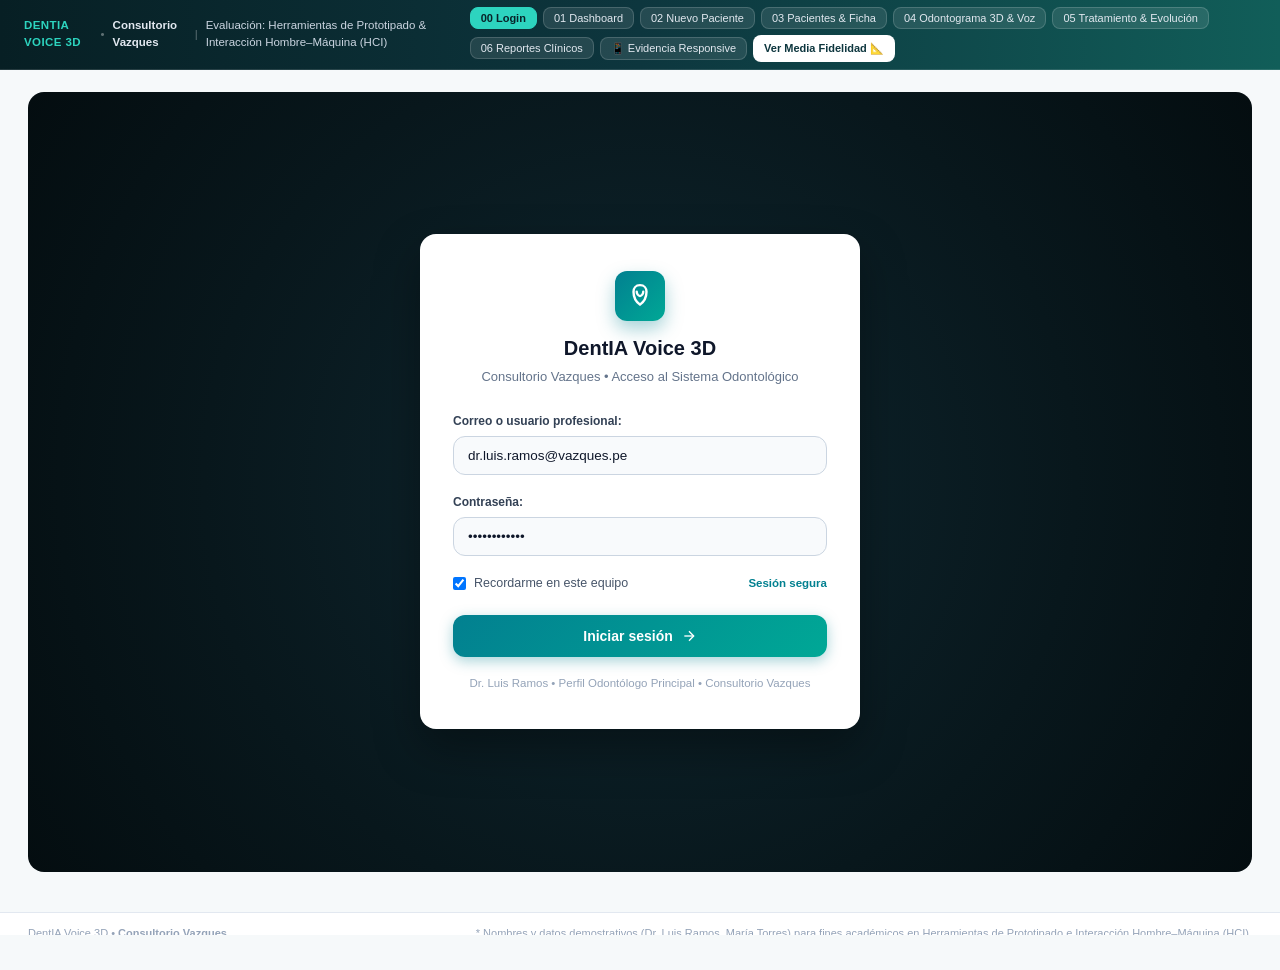
<file: index.html>
<!DOCTYPE html>
<html lang="es">
<head>
  <meta charset="UTF-8">
  <meta name="viewport" content="width=device-width, initial-scale=1.0">
  <title>DentIA Voice 3D — Consultorio Vazques | Prototipo de Alta Fidelidad</title>
  <link rel="stylesheet" href="styles.css">
</head>
<body>

  <!-- =======================================================================
       ACADEMIC EVALUATION TOP BAR
       (Barra de navegación de evidencia para los cursos de Prototipado y HCI)
       ======================================================================= -->
  <aside class="evaluation-banner">
    <div class="eval-brand-pill">
      <span style="font-weight:700; color:#2dd4bf; letter-spacing:0.4px;">DENTIA VOICE 3D</span>
      <span style="color:rgba(255,255,255,0.35);">•</span>
      <span style="color:#e2e8f0; font-weight:600;">Consultorio Vazques</span>
      <span style="color:rgba(255,255,255,0.35);">|</span>
      <span style="color:#cbd5e1;">Evaluación: Herramientas de Prototipado & Interacción Hombre–Máquina (HCI)</span>
    </div>
    <div class="eval-tabs">
      <button class="eval-tab-btn active" data-target="login" onclick="navigateTo('login')">00 Login</button>
      <button class="eval-tab-btn" data-target="dashboard" onclick="navigateTo('dashboard')">01 Dashboard</button>
      <button class="eval-tab-btn" data-target="new-patient" onclick="navigateTo('new-patient')">02 Nuevo Paciente</button>
      <button class="eval-tab-btn" data-target="patients" onclick="navigateTo('patients')">03 Pacientes & Ficha</button>
      <button class="eval-tab-btn" data-target="odontogram" onclick="navigateTo('odontogram')">04 Odontograma 3D & Voz</button>
      <button class="eval-tab-btn" data-target="evolution" onclick="navigateTo('evolution')">05 Tratamiento & Evolución</button>
      <button class="eval-tab-btn" data-target="reports" onclick="navigateTo('reports')">06 Reportes Clínicos</button>
      <button class="eval-tab-btn" data-target="responsive" onclick="navigateTo('responsive')">📱 Evidencia Responsive</button>
      <a href="wireframes.html" class="eval-tab-btn" style="text-decoration:none; background:#ffffff; color:#0d363e; font-weight:700;">Ver Media Fidelidad 📐</a>
    </div>
  </aside>

  <div class="app-layout">

    <!-- =====================================================================
         CLINICAL SIDEBAR (CONSULTORIO VAZQUES)
         ===================================================================== -->
    <aside class="sidebar" style="display:none;">
      <div class="brand-wrapper">
        <div class="brand-logo-icon">
          <svg width="22" height="22" viewBox="0 0 24 24" fill="none" stroke="#ffffff" stroke-width="2.2" stroke-linecap="round" stroke-linejoin="round">
            <path d="M12 2C8 2 6 5 6 8c0 4 2 9 6 12 4-3 6-8 6-12 0-3-2-6-6-6z"/>
            <path d="M9 8c0 2 1.5 4 3 4s3-2 3-4"/>
          </svg>
        </div>
        <div class="brand-text">
          <h1>Dent<span>IA</span></h1>
          <div class="brand-suborg">Consultorio Vazques</div>
        </div>
      </div>

      <nav class="sidebar-nav">
        <span class="nav-section-title">Flujo Clínico Principal</span>

        <a class="nav-link active" data-target="dashboard" onclick="navigateTo('dashboard')">
          <div class="nav-icon">
            <svg width="18" height="18" viewBox="0 0 24 24" fill="none" stroke="currentColor" stroke-width="2"><rect x="3" y="3" width="7" height="7"/><rect x="14" y="3" width="7" height="7"/><rect x="14" y="14" width="7" height="7"/><rect x="3" y="14" width="7" height="7"/></svg>
          </div>
          <span>Dashboard</span>
        </a>

        <a class="nav-link" data-target="new-patient" onclick="navigateTo('new-patient')">
          <div class="nav-icon">
            <svg width="18" height="18" viewBox="0 0 24 24" fill="none" stroke="currentColor" stroke-width="2"><path d="M16 21v-2a4 4 0 0 0-4-4H5a4 4 0 0 0-4 4v2"/><circle cx="8.5" cy="7" r="4"/><line x1="20" y1="8" x2="20" y2="14"/><line x1="23" y1="11" x2="17" y2="11"/></svg>
          </div>
          <span>Nuevo Paciente</span>
        </a>

        <a class="nav-link" data-target="patients" onclick="navigateTo('patients')">
          <div class="nav-icon">
            <svg width="18" height="18" viewBox="0 0 24 24" fill="none" stroke="currentColor" stroke-width="2"><path d="M17 21v-2a4 4 0 0 0-4-4H5a4 4 0 0 0-4 4v2"/><circle cx="9" cy="7" r="4"/><path d="M23 21v-2a4 4 0 0 0-3-3.87"/></svg>
          </div>
          <span>Pacientes & Ficha</span>
          <span class="nav-counter">328</span>
        </a>

        <a class="nav-link" data-target="odontogram" onclick="navigateTo('odontogram')">
          <div class="nav-icon">
            <svg width="18" height="18" viewBox="0 0 24 24" fill="none" stroke="currentColor" stroke-width="2"><path d="M12 2C8 2 6 5 6 8c0 4 2 9 6 12 4-3 6-8 6-12 0-3-2-6-6-6z"/></svg>
          </div>
          <span>Odontograma 3D & Voz</span>
        </a>

        <a class="nav-link" data-target="evolution" onclick="navigateTo('evolution')">
          <div class="nav-icon">
            <svg width="18" height="18" viewBox="0 0 24 24" fill="none" stroke="currentColor" stroke-width="2"><polyline points="22 12 18 12 15 21 9 3 6 12 2 12"/></svg>
          </div>
          <span>Tratamiento y Evolución</span>
        </a>

        <span class="nav-section-title">Gestión Secundaria</span>

        <a class="nav-link" data-target="reports" onclick="navigateTo('reports')">
          <div class="nav-icon">
            <svg width="18" height="18" viewBox="0 0 24 24" fill="none" stroke="currentColor" stroke-width="2"><path d="M18 20V10"/><path d="M12 20V4"/><path d="M6 20v-6"/></svg>
          </div>
          <span>Reportes Clínicos</span>
        </a>

        <a class="nav-link" onclick="showToast('Sincronización en la nube activa para Consultorio Vazques.')">
          <div class="nav-icon">
            <svg width="18" height="18" viewBox="0 0 24 24" fill="none" stroke="currentColor" stroke-width="2"><circle cx="12" cy="12" r="3"/><path d="M19.4 15a1.65 1.65 0 0 0 .33 1.82l.06.06a2 2 0 0 1 0 2.83 2 2 0 0 1-2.83 0l-.06-.06a1.65 1.65 0 0 0-1.82-.33 1.65 1.65 0 0 0-1 1.51V21a2 2 0 0 1-2 2 2 2 0 0 1-2-2v-.09A1.65 1.65 0 0 0 9 19.4a1.65 1.65 0 0 0-1.82.33l-.06.06a2 2 0 0 1-2.83 0 2 2 0 0 1 0-2.83l.06-.06a1.65 1.65 0 0 0 .33-1.82 1.65 1.65 0 0 0-1.51-1H3a2 2 0 0 1-2-2 2 2 0 0 1 2-2h.09A1.65 1.65 0 0 0 4.6 9a1.65 1.65 0 0 0-.33-1.82l-.06-.06a2 2 0 0 1 0-2.83 2 2 0 0 1 2.83 0l.06.06a1.65 1.65 0 0 0 1.82.33H9a1.65 1.65 0 0 0 1-1.51V3a2 2 0 0 1 2-2 2 2 0 0 1 2 2v.09a1.65 1.65 0 0 0 1 1.51 1.65 1.65 0 0 0 1.82-.33l.06-.06a2 2 0 0 1 2.83 0 2 2 0 0 1 0 2.83l-.06.06a1.65 1.65 0 0 0-.33 1.82V9a1.65 1.65 0 0 0 1.51 1H21a2 2 0 0 1 2 2 2 2 0 0 1-2 2h-.09a1.65 1.65 0 0 0-1.51 1z"/></svg>
          </div>
          <span>Configuración</span>
        </a>
      </nav>

      <!-- Consistent Professional Profile -->
      <div class="doctor-profile-card">
        <div class="doctor-avatar">LR</div>
        <div class="doctor-meta">
          <h4>Dr. Luis Ramos</h4>
          <p>Consultorio Vazques</p>
        </div>
      </div>
    </aside>

    <!-- =====================================================================
         MAIN CLINICAL WORKSPACE
         ===================================================================== -->
    <main class="main-wrapper">

      <!-- Header Topbar -->
      <header class="topbar" style="display:none;">
        <div class="search-bar-box">
          <svg width="15" height="15" viewBox="0 0 24 24" fill="none" stroke="#64748b" stroke-width="2"><circle cx="11" cy="11" r="8"/><line x1="21" y1="21" x2="16.65" y2="16.65"/></svg>
          <input type="text" placeholder="Buscar pacientes, citas o tratamientos...">
        </div>

        <div class="topbar-actions">
          <div class="clinic-location-chip">
            <svg width="13" height="13" viewBox="0 0 24 24" fill="none" stroke="currentColor" stroke-width="2"><path d="M21 10c0 7-9 13-9 13s-9-6-9-13a9 9 0 0 1 18 0z"/><circle cx="12" cy="10" r="3"/></svg>
            Consultorio Vazques
          </div>

          <button class="action-btn-circle" onclick="showToast('Notificación: María Torres se encuentra en sala de espera.')" title="Notificaciones">
            <svg width="17" height="17" viewBox="0 0 24 24" fill="none" stroke="currentColor" stroke-width="2"><path d="M18 8A6 6 0 0 0 6 8c0 7-3 9-3 9h18s-3-2-3-9"/><path d="M13.73 21a2 2 0 0 1-3.46 0"/></svg>
            <span class="badge-dot"></span>
          </button>

          <button class="btn btn-primary" onclick="navigateTo('new-patient')">
            <svg width="15" height="15" viewBox="0 0 24 24" fill="none" stroke="currentColor" stroke-width="2"><line x1="12" y1="5" x2="12" y2="19"/><line x1="5" y1="12" x2="19" y2="12"/></svg>
            Nuevo Paciente
          </button>
        </div>
      </header>

      <!-- View Container (Switchable Clinical Modules) -->
      <div class="view-container">

        <!-- =================================================================
             PANTALLA 00: LOGIN (ACCESO CLÍNICO DENTIA)
             ================================================================= -->
        <section id="view-login" class="view-section active">
          <div class="login-view-wrapper">
            <div class="login-card">
              <div class="login-brand-header">
                <div class="login-logo-pill">
                  <svg width="26" height="26" viewBox="0 0 24 24" fill="none" stroke="#ffffff" stroke-width="2.2" stroke-linecap="round" stroke-linejoin="round">
                    <path d="M12 2C8 2 6 5 6 8c0 4 2 9 6 12 4-3 6-8 6-12 0-3-2-6-6-6z"/>
                    <path d="M9 8c0 2 1.5 4 3 4s3-2 3-4"/>
                  </svg>
                </div>
                <h2>DentIA Voice 3D</h2>
                <p>Consultorio Vazques • Acceso al Sistema Odontológico</p>
              </div>

              <form onsubmit="event.preventDefault(); handleLoginSubmit();">
                <div class="login-form-group">
                  <label class="login-label" for="loginEmail">Correo o usuario profesional:</label>
                  <input type="text" id="loginEmail" class="login-input" value="dr.luis.ramos@vazques.pe" placeholder="ej. usuario@vazques.pe" required>
                </div>

                <div class="login-form-group">
                  <label class="login-label" for="loginPassword">Contraseña:</label>
                  <input type="password" id="loginPassword" class="login-input" value="••••••••••••" placeholder="Contraseña segura" required>
                </div>

                <div class="login-options-row">
                  <label class="login-checkbox-label">
                    <input type="checkbox" id="loginRemember" checked>
                    <span>Recordarme en este equipo</span>
                  </label>
                  <span style="font-size:11.5px; color:#028090; font-weight:600; cursor:pointer;" onclick="showToast('Modo demo: Credenciales de Consultorio Vazques validadas.')">Sesión segura</span>
                </div>

                <button type="submit" class="btn-login-submit" id="btnLoginSubmit">
                  <span>Iniciar sesión</span>
                  <svg width="16" height="16" viewBox="0 0 24 24" fill="none" stroke="currentColor" stroke-width="2"><line x1="5" y1="12" x2="19" y2="12"/><polyline points="12 5 19 12 12 19"/></svg>
                </button>
              </form>

              <div class="login-footer-hint">
                Dr. Luis Ramos • Perfil Odontólogo Principal • Consultorio Vazques
              </div>
            </div>
          </div>
        </section>

        <!-- =================================================================
             PANTALLA 01: DASHBOARD
             ================================================================= -->
        <section id="view-dashboard" class="view-section">
          <div class="section-header">
            <div>
              <h2>Buenos días, Dr. Luis Ramos 👋</h2>
              <p>Consultorio Vazques • Resumen del día y citas programadas.</p>
            </div>
            <div style="display:flex; gap:8px;">
              <button class="btn btn-secondary" onclick="navigateTo('reports')">Ver Reportes</button>
              <button class="btn btn-primary" onclick="navigateTo('odontogram')">Ir a Odontograma 3D 🦷</button>
            </div>
          </div>

          <!-- 4 KPIs -->
          <div class="stats-grid">
            <div class="card stat-card">
              <div class="stat-icon blue">
                <svg width="22" height="22" viewBox="0 0 24 24" fill="none" stroke="currentColor" stroke-width="2"><rect x="3" y="4" width="18" height="18" rx="2" ry="2"/><line x1="16" y1="2" x2="16" y2="6"/><line x1="8" y1="2" x2="8" y2="6"/><line x1="3" y1="10" x2="21" y2="10"/></svg>
              </div>
              <div class="stat-info">
                <div class="stat-value">8</div>
                <div class="stat-label">Citas de hoy</div>
                <div class="stat-subtext positive">▲ +2 vs. ayer</div>
              </div>
            </div>

            <div class="card stat-card">
              <div class="stat-icon green">
                <svg width="22" height="22" viewBox="0 0 24 24" fill="none" stroke="currentColor" stroke-width="2"><path d="M16 21v-2a4 4 0 0 0-4-4H5a4 4 0 0 0-4 4v2"/><circle cx="8.5" cy="7" r="4"/><line x1="20" y1="8" x2="20" y2="14"/><line x1="23" y1="11" x2="17" y2="11"/></svg>
              </div>
              <div class="stat-info">
                <div class="stat-value">3</div>
                <div class="stat-label">Pacientes nuevos</div>
                <div class="stat-subtext">Esta semana</div>
              </div>
            </div>

            <div class="card stat-card">
              <div class="stat-icon amber">
                <svg width="22" height="22" viewBox="0 0 24 24" fill="none" stroke="currentColor" stroke-width="2"><path d="M14 2H6a2 2 0 0 0-2 2v16a2 2 0 0 0 2 2h12a2 2 0 0 0 2-2V8z"/><polyline points="14 2 14 8 20 8"/><line x1="16" y1="13" x2="8" y2="13"/></svg>
              </div>
              <div class="stat-info">
                <div class="stat-value">12</div>
                <div class="stat-label">Tratamientos activos</div>
                <div class="stat-subtext">En curso</div>
              </div>
            </div>

            <div class="card stat-card">
              <div class="stat-icon teal">
                <svg width="22" height="22" viewBox="0 0 24 24" fill="none" stroke="currentColor" stroke-width="2"><path d="M22 11.08V12a10 10 0 1 1-5.93-9.14"/><polyline points="22 4 12 14.01 9 11.01"/></svg>
              </div>
              <div class="stat-info">
                <div class="stat-value">92%</div>
                <div class="stat-label">Ocupación de agenda</div>
                <div class="stat-subtext positive">Disponibilidad óptima</div>
              </div>
            </div>
          </div>

          <!-- Split: Agenda vs Current Patient -->
          <div class="dashboard-split">
            <!-- Left: Schedule Table -->
            <div class="card">
              <div style="display:flex; justify-content:space-between; align-items:center; margin-bottom:14px;">
                <h3 style="font-size:15px; font-weight:700; color:var(--teal-900);">Agenda de hoy</h3>
                <span style="font-size:11.5px; color:#64748b;">Consultorio Vazques</span>
              </div>

              <table class="agenda-table">
                <thead>
                  <tr>
                    <th>Hora</th>
                    <th>Paciente</th>
                    <th>Motivo</th>
                    <th>Estado</th>
                    <th>Acción</th>
                  </tr>
                </thead>
                <tbody>
                  <tr class="agenda-row" style="background:#f0fdfa; border-left:3px solid var(--teal-500);">
                    <td>09:00</td>
                    <td>
                      <div class="patient-cell">
                        <div class="patient-avatar-sm" style="background:#ccfbf1; color:#0f766e;">MT</div>
                        <div>
                          <strong>María Torres</strong>
                          <div style="font-size:10.5px; color:#64748b;">HC-00128 • 28 años</div>
                        </div>
                      </div>
                    </td>
                    <td>Restauración pieza 16</td>
                    <td><span class="badge badge-healthy">En consulta</span></td>
                    <td><button class="btn btn-teal-light" style="padding:3px 8px; font-size:11px;" onclick="navigateTo('odontogram')">Abrir 3D</button></td>
                  </tr>

                  <tr class="agenda-row">
                    <td>10:30</td>
                    <td>
                      <div class="patient-cell">
                        <div class="patient-avatar-sm">CM</div>
                        <div>
                          <strong>Carlos Medina</strong>
                          <div style="font-size:10.5px; color:#64748b;">HC-00129 • 35 años</div>
                        </div>
                      </div>
                    </td>
                    <td>Evaluación de sensibilidad</td>
                    <td><span class="badge" style="background:#e0f2fe; color:#0369a1;">Confirmado</span></td>
                    <td><button class="btn btn-secondary" style="padding:3px 8px; font-size:11px;" onclick="navigateTo('patients')">Ficha</button></td>
                  </tr>

                  <tr class="agenda-row">
                    <td>12:00</td>
                    <td>
                      <div class="patient-cell">
                        <div class="patient-avatar-sm">AS</div>
                        <div>
                          <strong>Ana Salazar</strong>
                          <div style="font-size:10.5px; color:#64748b;">HC-00130 • 26 años</div>
                        </div>
                      </div>
                    </td>
                    <td>Control de ortodoncia</td>
                    <td><span class="badge" style="background:#e0f2fe; color:#0369a1;">Confirmado</span></td>
                    <td><button class="btn btn-secondary" style="padding:3px 8px; font-size:11px;" onclick="navigateTo('patients')">Ficha</button></td>
                  </tr>

                  <tr class="agenda-row">
                    <td>15:00</td>
                    <td>
                      <div class="patient-cell">
                        <div class="patient-avatar-sm">JR</div>
                        <div>
                          <strong>José Rivas</strong>
                          <div style="font-size:10.5px; color:#64748b;">HC-00131 • 42 años</div>
                        </div>
                      </div>
                    </td>
                    <td>Rehabilitación oral</td>
                    <td><span class="badge badge-caries">Pendiente</span></td>
                    <td><button class="btn btn-secondary" style="padding:3px 8px; font-size:11px;" onclick="navigateTo('patients')">Ficha</button></td>
                  </tr>
                </tbody>
              </table>
            </div>

            <!-- Right: Current Patient María Torres -->
            <div>
              <div class="current-patient-banner">
                <div class="current-patient-header">
                  <div class="current-avatar">MT</div>
                  <div class="current-info">
                    <h3>María Torres</h3>
                    <p>Paciente actual en atención</p>
                    <span class="badge" style="background:rgba(255,255,255,0.18); color:#fff; margin-top:3px;">
                      HC-00128 • 28 años • DNI: 70694321
                    </span>
                  </div>
                </div>

                <div class="current-details-list">
                  <div class="current-detail-item">
                    <span>Atención:</span>
                    <span>Dr. Luis Ramos</span>
                  </div>
                  <div class="current-detail-item">
                    <span>Hallazgo pendiente:</span>
                    <span style="color:#fde68a;">Caries Oclusal Pieza 16</span>
                  </div>
                  <div class="current-detail-item">
                    <span>Alergias médicas:</span>
                    <span style="color:#99f6e4;">No refiere</span>
                  </div>
                </div>

                <div style="display:flex; gap:8px;">
                  <button class="btn btn-primary" style="flex-grow:1; background:#2dd4bf; color:#082329;" onclick="navigateTo('odontogram')">
                    Abrir Odontograma 3D 🦷
                  </button>
                  <button class="btn btn-secondary" style="background:#fff; color:#0d363e;" onclick="navigateTo('patients')">
                    Ver Ficha
                  </button>
                </div>
              </div>

              <!-- Quick Access -->
              <div class="card" style="margin-top:14px;">
                <h4 style="font-size:12.5px; font-weight:700; color:var(--teal-900); margin-bottom:8px;">Acciones Rápidas</h4>
                <div class="quick-access-grid">
                  <div class="quick-action-item" onclick="navigateTo('new-patient')">
                    <div class="qa-icon">➕</div>
                    <span>Nuevo Paciente</span>
                  </div>
                  <div class="quick-action-item" onclick="navigateTo('odontogram')">
                    <div class="qa-icon">🎙️</div>
                    <span>Registrar por Voz</span>
                  </div>
                  <div class="quick-action-item" onclick="navigateTo('patients')">
                    <div class="qa-icon">📋</div>
                    <span>Ficha e Historial</span>
                  </div>
                  <div class="quick-action-item" onclick="navigateTo('evolution')">
                    <div class="qa-icon">📸</div>
                    <span>Ver Evolución</span>
                  </div>
                  <div class="quick-action-item" onclick="navigateTo('reports')">
                    <div class="qa-icon">📊</div>
                    <span>Reporte del Mes</span>
                  </div>
                </div>
              </div>
            </div>
          </div>
        </section>

        <!-- =================================================================
             PANTALLA 02: REGISTRO DE NUEVO PACIENTE
             ================================================================= -->
        <section id="view-new-patient" class="view-section">
          <div class="section-header">
            <div>
              <h2>Registro de Nuevo Paciente</h2>
              <p>Consultorio Vazques • Admisión y apertura de Historia Clínica Odontológica.</p>
            </div>
            <div style="display:flex; gap:8px;">
              <button class="btn btn-secondary" onclick="navigateTo('dashboard')">← Cancelar</button>
              <button class="btn btn-primary" onclick="handleSaveNewPatient()">Guardar paciente → Ficha</button>
            </div>
          </div>

          <div class="new-patient-card">
            <form id="newPatientForm" onsubmit="event.preventDefault(); handleSaveNewPatient();">
              <div class="new-patient-grid">
                
                <!-- 1. Identificación Personal -->
                <div class="new-patient-section-title">
                  <svg width="15" height="15" viewBox="0 0 24 24" fill="none" stroke="currentColor" stroke-width="2"><path d="M20 21v-2a4 4 0 0 0-4-4H8a4 4 0 0 0-4 4v2"/><circle cx="12" cy="7" r="4"/></svg>
                  1. Identificación del Paciente
                </div>

                <div class="np-form-group">
                  <label class="np-label" for="npDni">DNI / Documento de Identidad:</label>
                  <input type="text" id="npDni" class="np-input" value="70694321" placeholder="Ej. 70694321" required>
                </div>

                <div class="np-form-group">
                  <label class="np-label" for="npNombres">Nombres:</label>
                  <input type="text" id="npNombres" class="np-input" value="María" placeholder="Nombres del paciente" required>
                </div>

                <div class="np-form-group">
                  <label class="np-label" for="npApellidos">Apellidos:</label>
                  <input type="text" id="npApellidos" class="np-input" value="Torres Mendoza" placeholder="Apellidos completos" required>
                </div>

                <div class="np-form-group">
                  <label class="np-label" for="npDob">Fecha de Nacimiento:</label>
                  <input type="date" id="npDob" class="np-input" value="1998-05-14" required>
                </div>

                <div class="np-form-group">
                  <label class="np-label" for="npSexo">Sexo:</label>
                  <select id="npSexo" class="np-select" required>
                    <option value="F" selected>Femenino</option>
                    <option value="M">Masculino</option>
                    <option value="O">Otro</option>
                  </select>
                </div>

                <div class="np-form-group">
                  <label class="np-label" for="npPhone">Teléfono de Contacto:</label>
                  <input type="tel" id="npPhone" class="np-input" value="+51 984 321 876" placeholder="+51 9..." required>
                </div>

                <!-- 2. Dirección y Antecedentes Médicos -->
                <div class="new-patient-section-title">
                  <svg width="15" height="15" viewBox="0 0 24 24" fill="none" stroke="currentColor" stroke-width="2"><path d="M21 10c0 7-9 13-9 13s-9-6-9-13a9 9 0 0 1 18 0z"/><circle cx="12" cy="10" r="3"/></svg>
                  2. Domicilio y Antecedentes Médicos
                </div>

                <div class="np-form-group form-col-full">
                  <label class="np-label" for="npAddress">Dirección:</label>
                  <input type="text" id="npAddress" class="np-input" value="Av. San Martín 420, Dpto. 302, Lima" placeholder="Av. / Jr. / Calle...">
                </div>

                <div class="np-form-group form-col-full">
                  <label class="np-label" for="npAllergies">Alergias:</label>
                  <input type="text" id="npAllergies" class="np-input" value="No refiere alergias medicamentosas conocidas" placeholder="Ej. Penicilina, látex, anestésicos...">
                </div>

                <div class="np-form-group form-col-full">
                  <label class="np-label" for="npHistory">Antecedentes Médicos:</label>
                  <textarea id="npHistory" class="np-textarea" rows="2" placeholder="Enfermedades crónicas, medicación habitual...">Sin antecedentes sistémicos de relevancia. Presión arterial normotensa (115/75 mmHg). Sin patología cardíaca.</textarea>
                </div>

                <!-- 3. Observaciones Clínicas -->
                <div class="new-patient-section-title">
                  <svg width="15" height="15" viewBox="0 0 24 24" fill="none" stroke="currentColor" stroke-width="2"><path d="M14 2H6a2 2 0 0 0-2 2v16a2 2 0 0 0 2 2h12a2 2 0 0 0 2-2V8z"/><polyline points="14 2 14 8 20 8"/></svg>
                  3. Observaciones
                </div>

                <div class="np-form-group form-col-full">
                  <label class="np-label" for="npObs">Observaciones Clínicas Iniciales:</label>
                  <textarea id="npObs" class="np-textarea" rows="2" placeholder="Motivo de consulta reportado por el paciente...">Paciente acude a primera atención en Consultorio Vazques por molestia y dolor punzante leve en molar superior derecho al masticar alimentos fríos o dulces. Requiere evaluación odontográfica 3D en pieza 16.</textarea>
                </div>

              </div>

              <div class="np-actions-bar">
                <button type="button" class="btn btn-secondary" onclick="navigateTo('dashboard')">Cancelar</button>
                <button type="submit" class="btn btn-primary" id="btnSaveNewPatient">
                  <svg width="15" height="15" viewBox="0 0 24 24" fill="none" stroke="currentColor" stroke-width="2"><path d="M19 21H5a2 2 0 0 1-2-2V5a2 2 0 0 1 2-2h11l5 5v11a2 2 0 0 1-2 2z"/><polyline points="17 21 17 13 7 13 7 21"/><polyline points="7 3 7 8 15 8"/></svg>
                  Guardar paciente → Ficha clínica
                </button>
              </div>
            </form>
          </div>
        </section>

        <!-- =================================================================
             PANTALLA 03: PACIENTES & FICHA CLÍNICA
             (CON ASISTENTE DENTIA INTEGRADO DENTRO DE LA FICHA)
             ================================================================= -->
        <section id="view-patients" class="view-section">
          <div class="section-header">
            <div>
              <h2>Pacientes & Ficha Clínica</h2>
              <p>Consultorio Vazques • Expediente clínico de María Torres y Asistente DentIA integrado.</p>
            </div>
            <div style="display:flex; gap:8px;">
              <button class="btn btn-secondary" onclick="navigateTo('dashboard')">← Dashboard</button>
              <button class="btn btn-primary" onclick="navigateTo('odontogram')">Pasar a Odontograma 3D →</button>
            </div>
          </div>

          <div class="patients-layout">
            <!-- Left Patients Column -->
            <div class="patient-list-column">
              <div class="search-bar-box" style="width:100%;">
                <svg width="14" height="14" viewBox="0 0 24 24" fill="none" stroke="#64748b" stroke-width="2"><circle cx="11" cy="11" r="8"/><line x1="21" y1="21" x2="16.65" y2="16.65"/></svg>
                <input type="text" placeholder="Buscar por nombre o DNI...">
              </div>

              <div class="filter-chips-row">
                <div class="chip-filter active">Todos (328)</div>
                <div class="chip-filter">En tratamiento (48)</div>
                <div class="chip-filter">Controles (120)</div>
              </div>

              <!-- Selected Patient: María Torres -->
              <div class="patient-card-item selected">
                <div class="patient-avatar-sm" style="background:#ccfbf1; color:#0f766e; width:38px; height:38px; font-size:12px;">MT</div>
                <div class="patient-item-info">
                  <h4>María Torres</h4>
                  <p>HC-00128 • 28 años • DNI: 70694321</p>
                  <span class="badge badge-healthy" style="margin-top:3px;">En tratamiento</span>
                </div>
              </div>

              <div class="patient-card-item" onclick="showToast('Caso demostrativo enfocado en María Torres (HC-00128)')">
                <div class="patient-avatar-sm" style="width:38px; height:38px;">CM</div>
                <div class="patient-item-info">
                  <h4>Carlos Medina</h4>
                  <p>HC-00129 • 35 años • DNI: 40928371</p>
                  <span class="badge badge-restored" style="margin-top:3px;">Control</span>
                </div>
              </div>

              <div class="patient-card-item" onclick="showToast('Caso demostrativo enfocado en María Torres (HC-00128)')">
                <div class="patient-avatar-sm" style="width:38px; height:38px;">AS</div>
                <div class="patient-item-info">
                  <h4>Ana Salazar</h4>
                  <p>HC-00130 • 26 años • DNI: 99823411</p>
                  <span class="badge badge-healthy" style="margin-top:3px;">Ortodoncia</span>
                </div>
              </div>
            </div>

            <!-- Right: Ficha Clínica de María Torres -->
            <div class="clinical-record-card">
              <div class="record-top-header">
                <div class="record-patient-main">
                  <div class="current-avatar" style="width:48px; height:48px; font-size:15px;">MT</div>
                  <div>
                    <h3 style="font-size:17px; font-weight:700; color:var(--teal-900);">María Torres</h3>
                    <p style="font-size:11.5px; color:var(--text-muted);">
                      HC-00128 • 28 años • Femenino • Consultorio Vazques • Dr. Luis Ramos
                    </p>
                  </div>
                </div>
                <button class="btn btn-primary" onclick="navigateTo('odontogram')">Abrir Odontograma 3D 🦷</button>
              </div>

              <div class="record-tabs-bar">
                <div class="record-tab-item active">Resumen & Historial</div>
                <div class="record-tab-item" onclick="navigateTo('evolution')">Tratamientos & Evolución</div>
                <div class="record-tab-item">Radiografías / Imágenes</div>
                <div class="record-tab-item">Documentos Clínicos</div>
              </div>

              <!-- General Info Boxes -->
              <div class="info-cards-grid">
                <div class="info-card-box">
                  <h5>Contacto del Paciente</h5>
                  <p>📱 +51 987 654 321</p>
                  <p style="font-size:10.5px; color:#64748b; font-weight:normal;">maria.torres@email.com</p>
                </div>
                <div class="info-card-box">
                  <h5>Antecedentes & Alergias</h5>
                  <p style="color:#059669;">No refiere alergias</p>
                  <p style="font-size:10.5px; color:#64748b; font-weight:normal;">Riesgo ASA: I (Sano)</p>
                </div>
                <div class="info-card-box">
                  <h5>Motivo de Atención</h5>
                  <p style="font-size:12px;">Sensibilidad al frío</p>
                  <p style="font-size:10.5px; color:#64748b; font-weight:normal;">Sector molar superior derecho</p>
                </div>
              </div>

              <!-- ASISTENTE DENTIA INTEGRADO DENTRO DE LA FICHA -->
              <div class="integrated-assistant-card">
                <div class="integrated-assistant-header">
                  <div class="assistant-pill-badge">
                    <svg width="18" height="18" viewBox="0 0 24 24" fill="none" stroke="#00a896" stroke-width="2"><circle cx="12" cy="12" r="10"/><path d="M12 16v-4"/><path d="M12 8h.01"/></svg>
                    Asistente Clínico DentIA (Integrado en Ficha)
                  </div>
                  <span class="badge" style="background:#ccfbf1; color:#0f766e; font-size:10px;">🟢 Conectado al expediente</span>
                </div>

                <p style="font-size:11.5px; color:#475569;">
                  Haz consultas rápidas sobre el historial de María Torres sin cambiar de pantalla:
                </p>

                <!-- Prompt Chips -->
                <div class="chat-prompt-chips">
                  <button class="prompt-chip-btn" onclick="askPatientAssistant('ultima_vez')">
                    "¿Qué le tratamos la última vez?"
                  </button>
                  <button class="prompt-chip-btn" onclick="askPatientAssistant('pendientes')">
                    "¿Qué piezas tiene pendientes?"
                  </button>
                  <button class="prompt-chip-btn" onclick="askPatientAssistant('protocolo16')">
                    "¿Protocolo para pieza 16?"
                  </button>
                </div>

                <!-- Structured Assistant Response Box -->
                <div class="assistant-response-box" id="integratedAssistantResponse">
                  <strong>DentIA Assistant:</strong> Selecciona una pregunta rápida arriba para consultar antecedentes, o pasa al Odontograma 3D para registrar hallazgos por voz.
                </div>
              </div>

              <!-- Previous Appointments Timeline -->
              <h4 style="font-size:13px; font-weight:700; color:var(--teal-900); margin-bottom:10px;">
                Atenciones Anteriores en Consultorio Vazques
              </h4>
              <div class="timeline-list">
                <div class="timeline-item">
                  <div class="timeline-dot"></div>
                  <div class="timeline-content">
                    <div class="timeline-date">28 SEP 2026 • Dr. Luis Ramos</div>
                    <p style="font-size:12.5px; font-weight:600; color:var(--teal-900);">Evaluación inicial y diagnóstico de caries oclusal en Pieza 16</p>
                    <p style="font-size:11.5px; color:var(--text-muted);">Prueba de vitalidad pulpar positiva (+). Se agenda restauración con resina estética.</p>
                  </div>
                </div>

                <div class="timeline-item">
                  <div class="timeline-dot" style="background:#2563eb; border-color:#dbeafe;"></div>
                  <div class="timeline-content">
                    <div class="timeline-date">12 SEP 2026 • Dr. Luis Ramos</div>
                    <p style="font-size:12.5px; font-weight:600; color:var(--teal-900);">Profilaxis coronal y destartraje con ultrasonido</p>
                    <p style="font-size:11.5px; color:var(--text-muted);">Remoción de biofilm y aplicación tópica de flúor barniz.</p>
                  </div>
                </div>
              </div>

            </div>
          </div>
        </section>

        <!-- =================================================================
             PANTALLA 03: ODONTOGRAMA 3D & REGISTRO POR VOZ
             (ESTADOS: SANO, CARIES, RESTAURADO, AUSENTE + MODELO 3D PRELIMINAR)
             ================================================================= -->
        <section id="view-odontogram" class="view-section">
          <div class="section-header">
            <div>
              <div style="display:flex; align-items:center; gap:8px;">
                <h2>Odontograma 3D & Registro por Voz</h2>
                <span class="tag-preliminar">Modelo 3D preliminar</span>
              </div>
              <p>Consultorio Vazques • Paciente: María Torres (HC-00128) • Atiende: Dr. Luis Ramos</p>
            </div>
            <div style="display:flex; gap:8px;">
              <button class="btn btn-secondary" onclick="navigateTo('evolution')">Ver Evolución →</button>
              <button class="btn btn-primary" onclick="showToast('✓ Odontograma guardado en el expediente de María Torres.')">Guardar Cambios ✓</button>
            </div>
          </div>

          <!-- Quick Stats Bar -->
          <div class="odontogram-header-stats">
            <div class="odonto-stat-badge">
              <span class="dot-indicator" style="background:#10b981;"></span>
              <span id="statCountHealthy">24 Sanas</span>
            </div>
            <div class="odonto-stat-badge">
              <span class="dot-indicator" style="background:#f59e0b;"></span>
              <span id="statCountCaries">3 Caries</span>
            </div>
            <div class="odonto-stat-badge">
              <span class="dot-indicator" style="background:#2563eb;"></span>
              <span id="statCountRestored">5 Restauradas</span>
            </div>
            <div class="odonto-stat-badge">
              <span class="dot-indicator" style="background:#64748b;"></span>
              <span id="statCountAbsent">1 Ausente</span>
            </div>

            <div style="margin-left:auto; display:flex; align-items:center; gap:8px;">
              <span style="font-size:11.5px; color:#64748b;">Caso demostrativo:</span>
              <span class="badge badge-caries" style="font-size:11px;">Pieza 16 en foco</span>
            </div>
          </div>

          <!-- Main Odontogram Stage & Lateral Inspector -->
          <div class="odontogram-work-area">

            <!-- 3D WebGL Canvas Stage Card -->
            <div class="stage-3d-card">
              <div class="stage-top-controls">
                <div class="stage-view-switches">
                  <button class="stage-switch-btn active" data-angle="three-quarter" onclick="set3DViewAngle('three-quarter')">Perspectiva 3/4</button>
                  <button class="stage-switch-btn" data-angle="front" onclick="set3DViewAngle('front')">Oclusión Frontal</button>
                  <button class="stage-switch-btn" data-angle="upper" onclick="set3DViewAngle('upper')">Oclusal Superior</button>
                  <button class="stage-switch-btn" data-angle="lower" onclick="set3DViewAngle('lower')">Oclusal Inferior</button>
                </div>
                <div style="display:flex; align-items:center; gap:8px;">
                  <button class="stage-switch-btn" id="btnToggleFigma" style="border-color:#38bdf8; color:#38bdf8; padding:3px 8px;" onclick="toggleFigmaBackupView()" title="Alternar imagen de respaldo para capturas Figma">
                    📷 Respaldo Figma
                  </button>
                  <span class="tag-preliminar" id="mainModelStatusTag" style="background:rgba(16,185,129,0.18); color:#34d399; border-color:rgba(16,185,129,0.35);">
                    ● 32 piezas dentales identificadas
                  </span>
                </div>
              </div>

              <!-- Tools on the left -->
              <div class="stage-tool-palette">
                <button class="stage-tool-btn" title="Acercar Zoom" onclick="mainViewerZoom(0.85)">
                  <svg width="16" height="16" viewBox="0 0 24 24" fill="none" stroke="currentColor" stroke-width="2"><circle cx="11" cy="11" r="8"/><line x1="21" y1="21" x2="16.65" y2="16.65"/><line x1="11" y1="8" x2="11" y2="14"/><line x1="8" y1="11" x2="14" y2="11"/></svg>
                </button>
                <button class="stage-tool-btn" title="Alejar Zoom" onclick="mainViewerZoom(1.18)">
                  <svg width="16" height="16" viewBox="0 0 24 24" fill="none" stroke="currentColor" stroke-width="2"><circle cx="11" cy="11" r="8"/><line x1="21" y1="21" x2="16.65" y2="16.65"/><line x1="8" y1="11" x2="14" y2="11"/></svg>
                </button>
                <button class="stage-tool-btn" title="Enfocar Pieza 16" onclick="focusPiece16()">
                  <svg width="16" height="16" viewBox="0 0 24 24" fill="none" stroke="currentColor" stroke-width="2"><polyline points="23 4 23 10 17 10"/><path d="M20.49 15a9 9 0 1 1-2.12-9.36L23 10"/></svg>
                </button>
              </div>

              <!-- 3D WebGL Render Frame -->
              <div class="stage-render-frame">
                <div id="mainOdontoViewport">
                  <canvas id="mainDentalCanvas"></canvas>
                  <div class="stage-overlay-hint" id="mainStageHint">
                    Arrastra para rotar 360° • Rueda para zoom • Clic en cualquier diente para seleccionarlo
                  </div>
                </div>

                <!-- Backup static render for Figma exports (hidden while WebGL is active) -->
                <img id="dental3DMainImage" src="assets/images/arcade_persp.png" alt="Arcada Dental DentIA (Respaldo Figma)" class="dental-3d-image" style="display:none;">
              </div>

              <!-- Bottom Bar: Jaw articulation & Color Legend -->
              <div class="stage-bottom-bar">
                <div style="display:flex; align-items:center; gap:10px; flex:1; max-width:320px;">
                  <label for="mainOpeningSlider" style="font-size:11px; font-weight:600; color:#94a3b8; white-space:nowrap;">Apertura Mandibular:</label>
                  <input type="range" id="mainOpeningSlider" min="0" max="100" value="65" style="flex:1; accent-color:#2dd4bf; cursor:pointer; height:5px;">
                  <span id="mainOpeningValue" style="font-size:11px; font-weight:700; color:#2dd4bf; min-width:34px;">65%</span>
                </div>

                <div class="legend-bar-inline" style="display:flex; align-items:center; gap:12px; font-size:11px; color:#cbd5e1;">
                  <span style="display:flex; align-items:center; gap:4px;"><span style="display:inline-block; width:8px; height:8px; background:#e2e8f0; border-radius:2px;"></span>Sano</span>
                  <span style="display:flex; align-items:center; gap:4px;"><span style="display:inline-block; width:8px; height:8px; background:#dc5264; border-radius:2px;"></span>Caries</span>
                  <span style="display:flex; align-items:center; gap:4px;"><span style="display:inline-block; width:8px; height:8px; background:#38a5d0; border-radius:2px;"></span>Restaurado</span>
                  <span style="display:flex; align-items:center; gap:4px;"><span style="display:inline-block; width:8px; height:8px; background:#64748b; border:1px dashed #94a3b8; border-radius:2px;"></span>Ausente</span>
                </div>
              </div>
            </div>

            <!-- Right Inspector Card: Tooth 16 & Voice Dock -->
            <div class="tooth-inspector-card">
              <div class="inspector-header">
                <div class="tooth-preview-thumb" id="toothThumbPreview">
                  <img src="assets/images/molar16_01.png" alt="Molar 16">
                </div>
                <div class="inspector-title">
                  <div style="display:flex; align-items:center; gap:6px;">
                    <h3>Pieza 16</h3>
                    <span class="badge badge-caries" id="selectedToothBadge">Caries</span>
                  </div>
                  <p>Primer Molar Superior Derecho</p>
                </div>
              </div>

              <!-- Functional State Switchers: Sana -> Caries -> Restaurada -> Ausente -->
              <div>
                <label style="font-size:11.5px; font-weight:600; color:var(--text-muted); display:block; margin-bottom:4px;">
                  Simulación de Estados Clínicos:
                </label>
                <div class="status-buttons-row">
                  <button class="status-opt-btn healthy" data-state="healthy" onclick="setToothState('healthy')">
                    <span class="dot-indicator" style="background:#10b981;"></span>
                    Sana
                  </button>
                  <button class="status-opt-btn active caries" data-state="caries" onclick="setToothState('caries')">
                    <span class="dot-indicator" style="background:#f59e0b;"></span>
                    Caries
                  </button>
                  <button class="status-opt-btn restored" data-state="restored" onclick="setToothState('restored')">
                    <span class="dot-indicator" style="background:#2563eb;"></span>
                    Restaurada
                  </button>
                  <button class="status-opt-btn absent" data-state="absent" onclick="setToothState('absent')">
                    <span class="dot-indicator" style="background:#64748b;"></span>
                    Ausente
                  </button>
                </div>
              </div>

              <!-- Clinical Notes -->
              <div>
                <label style="font-size:11.5px; font-weight:600; color:var(--text-muted); display:block; margin-bottom:4px;">
                  Notas Clínicas (Pieza 16):
                </label>
                <textarea id="toothClinicalNotes" rows="2" style="width:100%; border:1px solid var(--border-light); border-radius:var(--radius-sm); padding:6px 8px; font-size:11.5px; outline:none; resize:none;">Caries oclusal activa en surcos profundos de esmalte y dentina superficial. Sensibilidad al frío.</textarea>
              </div>

              <!-- Integrated Voice Assistant Panel (Inside Odontogram) -->
              <div class="voice-assistant-dock">
                <div class="voice-dock-header">
                  <div class="voice-dock-title">
                    <svg width="16" height="16" viewBox="0 0 24 24" fill="none" stroke="currentColor" stroke-width="2"><path d="M12 1a3 3 0 0 0-3 3v8a3 3 0 0 0 6 0V4a3 3 0 0 0-3-3z"/><path d="M19 10v2a7 7 0 0 1-14 0v-2"/></svg>
                    Registro por Voz DentIA
                  </div>
                  <span id="voiceStatusLabel" style="font-size:10.5px; font-weight:700; color:#0284c7;">Listo para dictar</span>
                </div>

                <!-- Animated Wave Indicator -->
                <div class="audio-wave-container" id="audioWaveVisualizer" style="display:none;">
                  <div class="audio-bar"></div>
                  <div class="audio-bar"></div>
                  <div class="audio-bar"></div>
                  <div class="audio-bar"></div>
                  <div class="audio-bar"></div>
                  <div class="audio-bar"></div>
                  <div class="audio-bar"></div>
                </div>

                <!-- Live transcript -->
                <div class="live-transcript-box" id="voiceTranscriptPreview">
                  Dicta el hallazgo mientras atiendes a María Torres. La IA interpretará la pieza y el diagnóstico.
                </div>

                <!-- Ethical Decision Block (Corregir | Confirmar y guardar) -->
                <div class="ai-decision-box" id="aiDecisionBox" style="display:none;">
                  <div class="ai-decision-meta">
                    <strong>Propuesta de la IA:</strong> Pieza 16 • Caries oclusal • Resina fotocurable
                  </div>
                  <div class="ai-clinical-warning">
                    ⚠️ La decisión clínica final pertenece al Dr. Luis Ramos.
                  </div>
                  <div class="decision-actions-row">
                    <button class="btn btn-outline-danger" style="flex:1; padding:5px 8px; font-size:11px;" onclick="correctVoiceData()">
                      Corregir
                    </button>
                    <button class="btn btn-primary" style="flex:1.4; padding:5px 8px; font-size:11px;" onclick="confirmAndSaveVoiceFinding()">
                      Confirmar y guardar ✓
                    </button>
                  </div>
                </div>

                <!-- Trigger Voice Button -->
                <button class="btn btn-voice" id="btnStartVoice" style="width:100%;" onclick="toggleVoiceRecording()">
                  <svg width="15" height="15" viewBox="0 0 24 24" fill="none" stroke="currentColor" stroke-width="2"><path d="M12 1a3 3 0 0 0-3 3v8a3 3 0 0 0 6 0V4a3 3 0 0 0-3-3z"/><path d="M19 10v2a7 7 0 0 1-14 0v-2"/></svg>
                  Capturar por Voz con IA
                </button>
              </div>

              <button class="btn btn-secondary" style="margin-top:auto;" onclick="showToast('Pieza 16 actualizada en Consultorio Vazques.')">
                Guardar en Historia Clínica
              </button>
            </div>

          </div>
        </section>

        <!-- =================================================================
             PANTALLA 04: TRATAMIENTO Y EVOLUCIÓN
             ================================================================= -->
        <section id="view-evolution" class="view-section">
          <div class="section-header">
            <div>
              <h2>Tratamiento & Evolución Clínica</h2>
              <p>Consultorio Vazques • Seguimiento de procedimientos y comparativa de María Torres.</p>
            </div>
            <div style="display:flex; gap:8px;">
              <button class="btn btn-secondary" onclick="navigateTo('odontogram')">← Odontograma 3D</button>
              <button class="btn btn-primary" onclick="navigateTo('reports')">Ver Reportes →</button>
            </div>
          </div>

          <div class="evolution-grid">
            <!-- Left: Evolution Timeline -->
            <div class="card">
              <h3 style="font-size:15px; font-weight:700; color:var(--teal-900); margin-bottom:14px;">
                Historial de Procedimientos de María Torres
              </h3>

              <div class="timeline-list">
                <div class="timeline-item">
                  <div class="timeline-dot" style="background:#10b981; border-color:#dcfce7;"></div>
                  <div class="timeline-content" style="border-left:3px solid #10b981;">
                    <div class="timeline-date">05 OCT 2026 • Dr. Luis Ramos • Realizado</div>
                    <p style="font-size:13.5px; font-weight:700; color:var(--teal-900);">Restauración con Resina Fotocurable en Pieza 16</p>
                    <p style="font-size:12px; color:var(--text-muted); margin-top:3px;">
                      Remoción conservadora de tejido cariado oclusal en Consultorio Vazques. Aislamiento absoluto y obturación con resina nanohíbrida estética color A2. Ajuste oclusal perfecto.
                    </p>
                    <span class="badge badge-healthy" style="margin-top:6px;">Tratamiento Completado</span>
                  </div>
                </div>

                <div class="timeline-item">
                  <div class="timeline-dot" style="background:#2563eb; border-color:#dbeafe;"></div>
                  <div class="timeline-content">
                    <div class="timeline-date">28 SEP 2026 • Dr. Luis Ramos • Diagnóstico</div>
                    <p style="font-size:13.5px; font-weight:700; color:var(--teal-900);">Evaluación Inicial y Odontograma 3D</p>
                    <p style="font-size:12px; color:var(--text-muted); margin-top:3px;">
                      Detección de sensibilidad en molar superior derecho. Registro por voz DentIA confirmó caries en surcos oclusales.
                    </p>
                  </div>
                </div>

                <div class="timeline-item">
                  <div class="timeline-dot" style="background:#64748b; border-color:#e2e8f0;"></div>
                  <div class="timeline-content">
                    <div class="timeline-date">12 SEP 2026 • Dr. Luis Ramos • Preventivo</div>
                    <p style="font-size:13.5px; font-weight:700; color:var(--teal-900);">Profilaxis y Destartraje</p>
                    <p style="font-size:12px; color:var(--text-muted); margin-top:3px;">
                      Limpieza dental profesional completa y aplicación de flúor barniz.
                    </p>
                  </div>
                </div>
              </div>
            </div>

            <!-- Right: Triad Visual Comparison -->
            <div class="clinical-comparison-card">
              <h3 style="font-size:15px; font-weight:700; color:var(--teal-900);">
                Comparativa Visual Clínica (Pieza 16)
              </h3>
              <p style="font-size:11.5px; color:var(--text-muted);">
                Seguimiento gráfico para control de calidad y educación de María Torres.
              </p>

              <div class="comparison-triad">
                <div class="comparison-slot">
                  <div class="comparison-img-wrapper">
                    <img src="assets/images/molar16_01.png" alt="Antes">
                  </div>
                  <h5 style="color:#b45309;">1. Antes (Caries)</h5>
                  <span>Lesión activa en esmalte</span>
                </div>

                <div class="comparison-slot">
                  <div class="comparison-img-wrapper">
                    <img src="assets/images/canino_sup.png" alt="Procedimiento" style="opacity:0.85;">
                  </div>
                  <h5 style="color:#0284c7;">2. Procedimiento</h5>
                  <span>Aislamiento y grabado</span>
                </div>

                <div class="comparison-slot">
                  <div class="comparison-img-wrapper">
                    <img src="assets/images/molar_sup.png" alt="Después">
                  </div>
                  <h5 style="color:#059669;">3. Después (Resina)</h5>
                  <span>Sellado y anatomía</span>
                </div>
              </div>

              <!-- AI Generated Explanation for Patient -->
              <div class="patient-explanation-box">
                <h4>
                  <svg width="16" height="16" viewBox="0 0 24 24" fill="none" stroke="currentColor" stroke-width="2"><circle cx="12" cy="12" r="10"/><path d="M12 16v-4"/><path d="M12 8h.01"/></svg>
                  Explicación Pedagógica para la Paciente (Asistida por IA)
                </h4>
                <p>
                  "Estimada María, en Consultorio Vazques retiramos la caries de tu primer molar superior derecho (pieza 16) y colocamos una resina estética idéntica al color de tu diente. Se devolvió la forma natural de masticación. Tu próximo control preventivo con el Dr. Luis Ramos será en 6 meses."
                </p>
              </div>
            </div>
          </div>
        </section>

        <!-- =================================================================
             PANTALLA 05: REPORTES CLÍNICOS
             (MÓDULO SECUNDARIO, SENCILLO Y PROFESIONAL)
             ================================================================= -->
        <section id="view-reports" class="view-section">
          <div class="section-header">
            <div>
              <h2>Reportes Clínicos y Métricas</h2>
              <p>Consultorio Vazques • Indicadores de atención y tratamientos realizados.</p>
            </div>
            <div style="display:flex; gap:8px;">
              <select style="background:#fff; border:1px solid var(--border-light); border-radius:var(--radius-md); padding:6px 10px; font-size:11.5px; font-weight:600; color:var(--teal-900); outline:none;">
                <option>Mes actual: Octubre 2026</option>
                <option>Trimestre Q3 2026</option>
                <option>Año 2026</option>
              </select>
              <button class="btn btn-primary" onclick="showToast('Exportando informe mensual de Consultorio Vazques...')">Exportar PDF</button>
            </div>
          </div>

          <!-- 4 KPIs Report -->
          <div class="reports-kpi-row">
            <div class="card stat-card">
              <div class="stat-icon teal">
                <svg width="22" height="22" viewBox="0 0 24 24" fill="none" stroke="currentColor" stroke-width="2"><path d="M17 21v-2a4 4 0 0 0-4-4H5a4 4 0 0 0-4 4v2"/><circle cx="9" cy="7" r="4"/></svg>
              </div>
              <div class="stat-info">
                <div class="stat-value">142</div>
                <div class="stat-label">Pacientes atendidos</div>
                <div class="stat-subtext positive">▲ +18% este mes</div>
              </div>
            </div>

            <div class="card stat-card">
              <div class="stat-icon blue">
                <svg width="22" height="22" viewBox="0 0 24 24" fill="none" stroke="currentColor" stroke-width="2"><circle cx="12" cy="12" r="10"/><polyline points="12 6 12 12 16 14"/></svg>
              </div>
              <div class="stat-info">
                <div class="stat-value">186</div>
                <div class="stat-label">Citas atendidas</div>
                <div class="stat-subtext positive">94% puntualidad</div>
              </div>
            </div>

            <div class="card stat-card">
              <div class="stat-icon green">
                <svg width="22" height="22" viewBox="0 0 24 24" fill="none" stroke="currentColor" stroke-width="2"><polyline points="20 6 9 17 4 12"/></svg>
              </div>
              <div class="stat-info">
                <div class="stat-value">215</div>
                <div class="stat-label">Tratamientos realizados</div>
                <div class="stat-subtext">Resinas, profilaxis, endos</div>
              </div>
            </div>

            <div class="card stat-card">
              <div class="stat-icon amber">
                <svg width="22" height="22" viewBox="0 0 24 24" fill="none" stroke="currentColor" stroke-width="2"><circle cx="12" cy="12" r="10"/><line x1="12" y1="8" x2="12" y2="12"/><line x1="12" y1="16" x2="12.01" y2="16"/></svg>
              </div>
              <div class="stat-info">
                <div class="stat-value">28</div>
                <div class="stat-label">Tratamientos pendientes</div>
                <div class="stat-subtext">Agendados en sillón</div>
              </div>
            </div>
          </div>

          <!-- Charts Grid -->
          <div class="reports-charts-split">
            <!-- Left Chart -->
            <div class="card">
              <div style="display:flex; justify-content:space-between; align-items:center; margin-bottom:12px;">
                <h3 style="font-size:14px; font-weight:700; color:var(--teal-900);">Evolución de Tratamientos vs Citas (Octubre 2026)</h3>
                <span style="font-size:10.5px; color:#64748b;">Dr. Luis Ramos</span>
              </div>

              <div class="chart-svg-box">
                <svg viewBox="0 0 500 200" width="100%" height="200">
                  <line x1="30" y1="25" x2="480" y2="25" stroke="#f1f5f9" stroke-width="1"/>
                  <line x1="30" y1="70" x2="480" y2="70" stroke="#f1f5f9" stroke-width="1"/>
                  <line x1="30" y1="115" x2="480" y2="115" stroke="#f1f5f9" stroke-width="1"/>
                  <line x1="30" y1="160" x2="480" y2="160" stroke="#e2e8f0" stroke-width="1.5"/>

                  <text x="10" y="30" font-size="9" fill="#94a3b8">60</text>
                  <text x="10" y="75" font-size="9" fill="#94a3b8">40</text>
                  <text x="10" y="120" font-size="9" fill="#94a3b8">20</text>
                  <text x="16" y="164" font-size="9" fill="#94a3b8">0</text>

                  <!-- Week 1 -->
                  <rect x="65" y="65" width="24" height="95" rx="3" fill="#028090"/>
                  <rect x="93" y="50" width="24" height="110" rx="3" fill="#00a896"/>
                  <text x="75" y="180" font-size="10" fill="#475569" font-weight="600">Sem 1</text>

                  <!-- Week 2 -->
                  <rect x="150" y="55" width="24" height="105" rx="3" fill="#028090"/>
                  <rect x="178" y="42" width="24" height="118" rx="3" fill="#00a896"/>
                  <text x="160" y="180" font-size="10" fill="#475569" font-weight="600">Sem 2</text>

                  <!-- Week 3 -->
                  <rect x="235" y="45" width="24" height="115" rx="3" fill="#028090"/>
                  <rect x="263" y="35" width="24" height="125" rx="3" fill="#00a896"/>
                  <text x="245" y="180" font-size="10" fill="#475569" font-weight="600">Sem 3</text>

                  <!-- Week 4 -->
                  <rect x="320" y="60" width="24" height="100" rx="3" fill="#028090"/>
                  <rect x="348" y="48" width="24" height="112" rx="3" fill="#00a896"/>
                  <text x="330" y="180" font-size="10" fill="#475569" font-weight="600">Sem 4</text>

                  <!-- Week 5 -->
                  <rect x="405" y="70" width="24" height="90" rx="3" fill="#38bdf8"/>
                  <rect x="433" y="58" width="24" height="102" rx="3" fill="#2dd4bf"/>
                  <text x="415" y="180" font-size="10" fill="#475569" font-weight="600">Sem 5</text>
                </svg>

                <div style="display:flex; justify-content:center; gap:16px; font-size:11.5px; margin-top:4px;">
                  <div style="display:flex; align-items:center; gap:6px;">
                    <span style="width:10px; height:10px; background:#028090; border-radius:2px;"></span> Citas Atendidas
                  </div>
                  <div style="display:flex; align-items:center; gap:6px;">
                    <span style="width:10px; height:10px; background:#00a896; border-radius:2px;"></span> Tratamientos Realizados
                  </div>
                </div>
              </div>
            </div>

            <!-- Right Distribution Donut -->
            <div class="card">
              <h3 style="font-size:14px; font-weight:700; color:var(--teal-900); margin-bottom:12px;">
                Distribución por Procedimiento
              </h3>

              <div style="display:flex; align-items:center; justify-content:center; gap:20px; padding:6px 0;">
                <svg viewBox="0 0 160 160" width="130" height="130">
                  <circle cx="80" cy="80" r="54" fill="none" stroke="#f1f5f9" stroke-width="22"/>
                  <!-- Resinas (45%) -->
                  <circle cx="80" cy="80" r="54" fill="none" stroke="#00a896" stroke-width="22"
                          stroke-dasharray="152 339" stroke-dashoffset="0"/>
                  <!-- Profilaxis (30%) -->
                  <circle cx="80" cy="80" r="54" fill="none" stroke="#2563eb" stroke-width="22"
                          stroke-dasharray="101 339" stroke-dashoffset="-152"/>
                  <!-- Endodoncias (15%) -->
                  <circle cx="80" cy="80" r="54" fill="none" stroke="#f59e0b" stroke-width="22"
                          stroke-dasharray="50 339" stroke-dashoffset="-253"/>
                  <!-- Otros (10%) -->
                  <circle cx="80" cy="80" r="54" fill="none" stroke="#64748b" stroke-width="22"
                          stroke-dasharray="36 339" stroke-dashoffset="-303"/>
                  <text x="80" y="84" text-anchor="middle" font-size="13" font-weight="700" fill="#0f172a">215</text>
                  <text x="80" y="96" text-anchor="middle" font-size="8.5" fill="#64748b">Total</text>
                </svg>

                <div style="display:flex; flex-direction:column; gap:6px; font-size:11.5px;">
                  <div style="display:flex; align-items:center; gap:6px;">
                    <span style="width:9px; height:9px; background:#00a896; border-radius:50%;"></span>
                    <span>Resinas (45%)</span>
                  </div>
                  <div style="display:flex; align-items:center; gap:6px;">
                    <span style="width:9px; height:9px; background:#2563eb; border-radius:50%;"></span>
                    <span>Profilaxis (30%)</span>
                  </div>
                  <div style="display:flex; align-items:center; gap:6px;">
                    <span style="width:9px; height:9px; background:#f59e0b; border-radius:50%;"></span>
                    <span>Endodoncias (15%)</span>
                  </div>
                  <div style="display:flex; align-items:center; gap:6px;">
                    <span style="width:9px; height:9px; background:#64748b; border-radius:50%;"></span>
                    <span>Otros (10%)</span>
                  </div>
                </div>
              </div>
            </div>
          </div>
        </section>

        <!-- =================================================================
             PANTALLA 06: EVIDENCIA ACADÉMICA RESPONSIVA
             (SECCIÓN INDEPENDIENTE FUERA DEL MENÚ CLÍNICO DEL ODONTÓLOGO)
             ================================================================= -->
        <section id="view-responsive" class="view-section">
          <div class="academic-evidence-banner">
            <div>
              <strong>📌 Evidencia de Adaptabilidad Responsiva para Evaluación Académica</strong>
              <div style="color:#64748b; font-size:11px;">
                Muestra la adaptación de la ficha/odontograma de María Torres en Desktop, Tablet y Móvil.
              </div>
            </div>
            <button class="btn btn-secondary" onclick="navigateTo('odontogram')">Volver al Flujo Clínico 🦷</button>
          </div>

          <div class="devices-preview-row">
            <!-- 1. Desktop -->
            <div>
              <div style="display:flex; align-items:center; gap:6px; margin-bottom:8px;">
                <span class="badge" style="background:#0f172a; color:#fff;">1</span>
                <strong style="font-size:13px; color:var(--teal-900);">Vista Desktop (Consultorio Vazques)</strong>
              </div>
              <div class="device-frame-desktop">
                <div class="device-screen-bar">
                  <span class="window-dot red"></span>
                  <span class="window-dot yellow"></span>
                  <span class="window-dot green"></span>
                  <span style="color:#94a3b8; font-size:9.5px; margin-left:8px;">DentIA Voice 3D — Full Suite</span>
                </div>
                <div style="padding:10px; background:#f8fafc; font-size:9.5px;">
                  <div style="display:flex; justify-content:space-between; margin-bottom:6px;">
                    <strong>María Torres (HC-00128)</strong>
                    <span style="color:#059669;">24 Sanas • 3 Caries • 5 Rest.</span>
                  </div>
                  <div style="display:grid; grid-template-columns: 1.4fr 1fr; gap:6px;">
                    <div style="background:#0f172a; border-radius:6px; height:130px; display:flex; align-items:center; justify-content:center;">
                      <img src="assets/images/arcade_persp.png" style="max-height:85%; max-width:85%; object-fit:contain;" alt="Desktop">
                    </div>
                    <div style="background:#fff; border:1px solid #e2e8f0; border-radius:6px; padding:6px;">
                      <strong>Pieza 16: Caries</strong>
                      <p style="font-size:8px; color:#64748b; margin-top:2px;">Resina nanohíbrida</p>
                      <div style="background:#f0fdfa; border:1px solid #99f6e4; padding:3px; margin-top:4px; border-radius:3px; font-size:7.5px;">
                        🎙️ Dictado activo
                      </div>
                    </div>
                  </div>
                </div>
              </div>
            </div>

            <!-- 2. Tablet -->
            <div>
              <div style="display:flex; align-items:center; gap:6px; margin-bottom:8px;">
                <span class="badge" style="background:#0f172a; color:#fff;">2</span>
                <strong style="font-size:13px; color:var(--teal-900);">Vista Tablet</strong>
              </div>
              <div class="device-frame-tablet">
                <div style="padding:10px; background:#f8fafc; font-size:9.5px;">
                  <div style="display:flex; justify-content:space-between; margin-bottom:6px;">
                    <strong>DentIA Tablet</strong>
                    <span class="badge badge-caries" style="font-size:8px;">Pieza 16</span>
                  </div>
                  <div style="background:#0f172a; border-radius:6px; height:120px; display:flex; align-items:center; justify-content:center;">
                    <img src="assets/images/arcade_front.png" style="max-height:80%; max-width:80%; object-fit:contain;" alt="Tablet">
                  </div>
                  <div style="background:#fff; border:1px solid #e2e8f0; border-radius:6px; padding:6px; margin-top:6px; display:flex; justify-content:space-between; align-items:center;">
                    <div>
                      <strong>María Torres</strong>
                      <div style="font-size:8px; color:#64748b;">Dr. Luis Ramos</div>
                    </div>
                    <button class="btn btn-primary" style="padding:2px 6px; font-size:8px;">Editar</button>
                  </div>
                </div>
              </div>
            </div>

            <!-- 3. Mobile -->
            <div>
              <div style="display:flex; align-items:center; gap:6px; margin-bottom:8px;">
                <span class="badge" style="background:#0f172a; color:#fff;">3</span>
                <strong style="font-size:13px; color:var(--teal-900);">Vista Móvil</strong>
              </div>
              <div class="device-frame-mobile">
                <div class="mobile-notch"></div>
                <div style="padding:10px; background:#f8fafc; font-size:9.5px;">
                  <div style="display:flex; justify-content:space-between; margin-bottom:4px;">
                    <strong>María Torres</strong>
                    <span style="font-size:7.5px; color:#059669;">● Conectado</span>
                  </div>
                  <div style="background:#0f172a; border-radius:6px; height:100px; display:flex; align-items:center; justify-content:center;">
                    <img src="assets/images/arcade_persp.png" style="max-height:80%; max-width:80%; object-fit:contain;" alt="Mobile">
                  </div>
                  <div style="display:grid; grid-template-columns: repeat(4, 1fr); gap:2px; margin-top:6px; text-align:center; font-size:7.5px;">
                    <div style="background:#ecfdf5; padding:2px; border-radius:2px;">24 San.</div>
                    <div style="background:#fffbeb; padding:2px; border-radius:2px;">3 Car.</div>
                    <div style="background:#eff6ff; padding:2px; border-radius:2px;">5 Res.</div>
                    <div style="background:#f1f5f9; padding:2px; border-radius:2px;">1 Aus.</div>
                  </div>
                  <div style="display:flex; justify-content:space-around; background:#fff; border-top:1px solid #e2e8f0; padding:6px 0; margin-top:8px; font-size:8px;">
                    <span>🏠 Inicio</span>
                    <span>👥 Ficha</span>
                    <strong style="color:var(--teal-600);">🦷 3D</strong>
                    <span>📊 Reporte</span>
                  </div>
                </div>
              </div>
            </div>
          </div>
        </section>

      </div>

      <!-- Discretionary Metadata Footer -->
      <footer style="padding: 12px 28px; border-top: 1px solid var(--border-light); font-size: 11px; color: #94a3b8; display:flex; justify-content:space-between; align-items:center; background:#ffffff;">
        <div>
          DentIA Voice 3D • <strong>Consultorio Vazques</strong>
        </div>
        <div>
          * Nombres y datos demostrativos (Dr. Luis Ramos, María Torres) para fines académicos en Herramientas de Prototipado e Interacción Hombre–Máquina (HCI).
        </div>
      </footer>
    </main>
  </div>

  <!-- Toast Notification Modal -->
  <div id="toastNotification" class="toast-notification">
    <svg width="18" height="18" viewBox="0 0 24 24" fill="none" stroke="#2dd4bf" stroke-width="2"><polyline points="20 6 9 17 4 12"/></svg>
    <span id="toastMessageText">Acción clínica confirmada con éxito.</span>
  </div>

  <!-- Three.js & DentIA 3D Dental Viewer Engine -->
  <script src="assets/3d/three.min.js"></script>
  <script src="assets/3d/OrbitControls.js"></script>
  <script src="assets/3d/GLTFLoader.js"></script>
  <script src="assets/3d/dental-viewer.js"></script>
  <script src="app.js"></script>
</body>
</html>
</file>
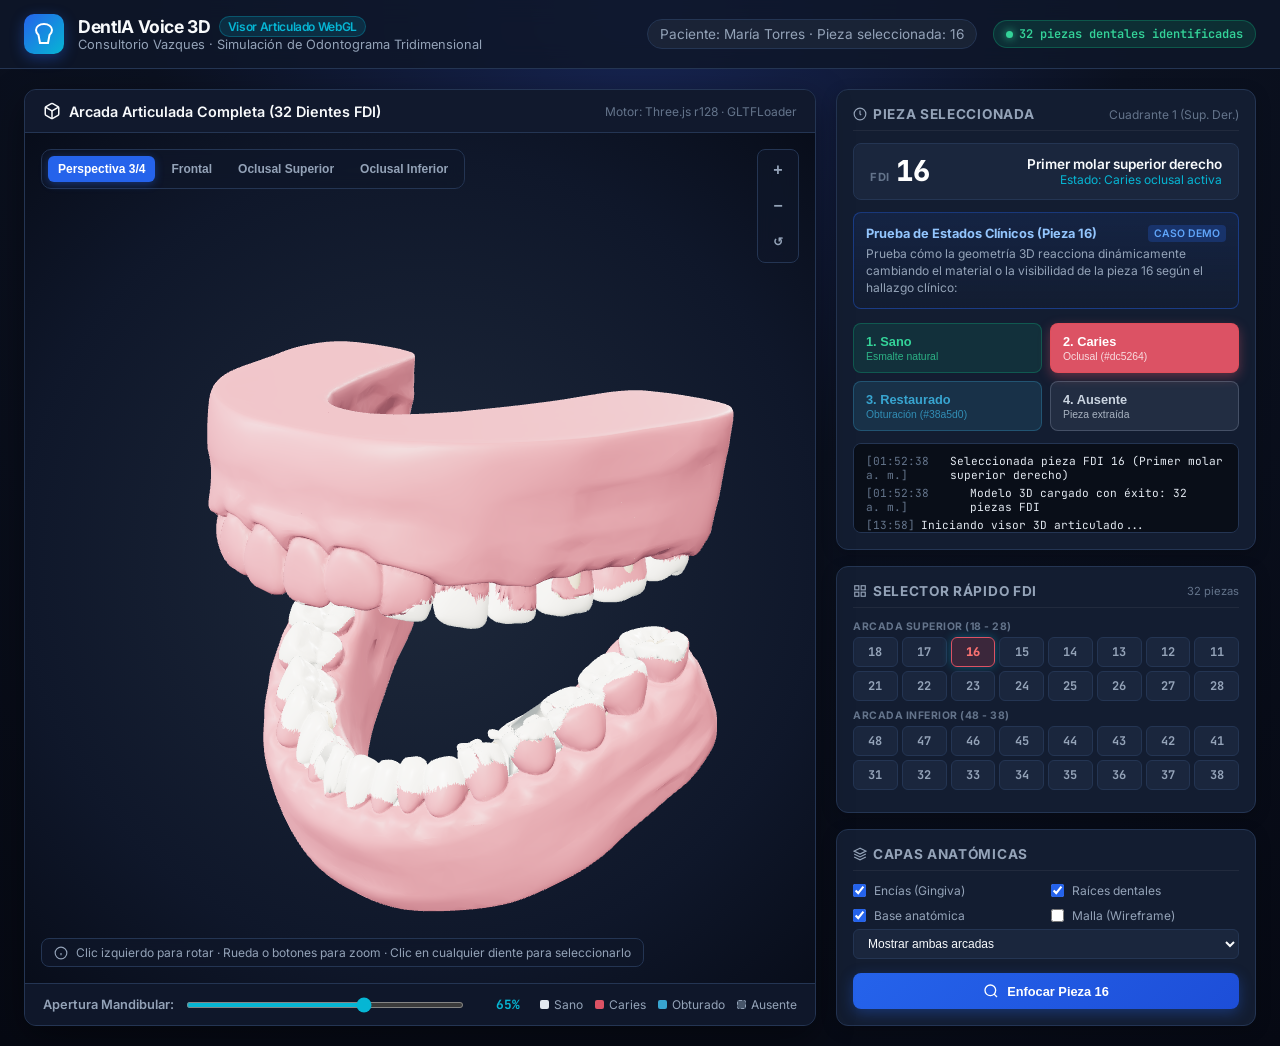
<file: 3d-demo.html>
<!DOCTYPE html>
<html lang="es">
<head>
  <meta charset="UTF-8">
  <meta name="viewport" content="width=device-width, initial-scale=1.0">
  <title>DentIA Voice 3D — Verificación del Visor Odontograma 3D</title>
  <link rel="preconnect" href="https://fonts.googleapis.com">
  <link rel="preconnect" href="https://fonts.gstatic.com" crossorigin>
  <link href="https://fonts.googleapis.com/css2?family=Inter:wght@400;500;600;700;800&family=JetBrains+Mono:wght@500;700&display=swap" rel="stylesheet">
  <style>
    :root {
      --bg-main: #0b1120;
      --bg-card: #131d31;
      --bg-card-subtle: #1a263d;
      --border: #243553;
      --border-focus: #3b82f6;
      --text-main: #f8fafc;
      --text-muted: #94a3b8;
      --text-dim: #64748b;
      --primary: #2563eb;
      --primary-hover: #1d4ed8;
      --accent-cyan: #06b6d4;
      --accent-teal: #0d9488;
      --danger: #ef4444;
      --danger-dark: #dc5264;
      --warning: #f59e0b;
      --success: #10b981;
      --info: #38a5d0;
      --radius: 12px;
      --radius-sm: 8px;
    }

    * { box-sizing: border-box; margin: 0; padding: 0; }

    body {
      font-family: 'Inter', -apple-system, BlinkMacSystemFont, sans-serif;
      background: radial-gradient(circle at top center, #172554 0%, #0b1120 40%, #060913 100%);
      color: var(--text-main);
      min-height: 100vh;
      display: flex;
      flex-direction: column;
      overflow-x: hidden;
    }

    header {
      background: rgba(15, 23, 42, 0.85);
      backdrop-filter: blur(12px);
      border-bottom: 1px solid var(--border);
      padding: 14px 24px;
      display: flex;
      align-items: center;
      justify-content: space-between;
      position: sticky;
      top: 0;
      z-index: 50;
    }

    .brand-wrap {
      display: flex;
      align-items: center;
      gap: 14px;
    }

    .brand-badge {
      width: 40px;
      height: 40px;
      border-radius: 10px;
      background: linear-gradient(135deg, #2563eb, #06b6d4);
      display: flex;
      align-items: center;
      justify-content: center;
      box-shadow: 0 4px 14px rgba(37, 99, 235, 0.4);
    }

    .brand-badge svg {
      width: 24px;
      height: 24px;
      fill: none;
      stroke: #fff;
      stroke-width: 2;
    }

    .brand-text h1 {
      font-size: 1.1rem;
      font-weight: 700;
      letter-spacing: -0.02em;
      display: flex;
      align-items: center;
      gap: 8px;
    }

    .brand-text h1 span {
      font-size: 0.75rem;
      font-weight: 600;
      padding: 2px 8px;
      border-radius: 999px;
      background: rgba(6, 182, 212, 0.15);
      color: var(--accent-cyan);
      border: 1px solid rgba(6, 182, 212, 0.3);
    }

    .brand-text p {
      font-size: 0.8rem;
      color: var(--text-muted);
    }

    .header-context {
      display: flex;
      align-items: center;
      gap: 16px;
      font-size: 0.85rem;
    }

    .badge-clinical {
      background: rgba(30, 41, 59, 0.7);
      border: 1px solid var(--border);
      padding: 6px 12px;
      border-radius: 999px;
      color: var(--text-muted);
      display: flex;
      align-items: center;
      gap: 6px;
    }

    .badge-clinical strong {
      color: var(--text-main);
    }

    .status-pill {
      display: inline-flex;
      align-items: center;
      gap: 6px;
      padding: 5px 12px;
      border-radius: 999px;
      font-size: 0.75rem;
      font-weight: 600;
      font-family: 'JetBrains Mono', monospace;
      background: rgba(16, 185, 129, 0.15);
      color: #34d399;
      border: 1px solid rgba(16, 185, 129, 0.3);
    }

    .status-dot {
      width: 7px;
      height: 7px;
      border-radius: 50%;
      background: currentColor;
      box-shadow: 0 0 8px currentColor;
    }

    /* Layout */
    .app-container {
      display: grid;
      grid-template-columns: 1fr 420px;
      gap: 20px;
      padding: 20px 24px;
      flex: 1;
      max-width: 1720px;
      margin: 0 auto;
      width: 100%;
    }

    @media (max-width: 1100px) {
      .app-container {
        grid-template-columns: 1fr;
      }
    }

    /* Viewport Panel */
    .viewport-card {
      background: var(--bg-card);
      border: 1px solid var(--border);
      border-radius: var(--radius);
      display: flex;
      flex-direction: column;
      position: relative;
      overflow: hidden;
      box-shadow: 0 12px 36px rgba(0, 0, 0, 0.4);
    }

    .viewport-header {
      padding: 12px 18px;
      background: rgba(15, 23, 42, 0.6);
      border-bottom: 1px solid var(--border);
      display: flex;
      align-items: center;
      justify-content: space-between;
      z-index: 10;
    }

    .viewport-title {
      font-size: 0.9rem;
      font-weight: 600;
      display: flex;
      align-items: center;
      gap: 8px;
    }

    .viewport-canvas-container {
      flex: 1;
      min-height: 520px;
      position: relative;
      background: radial-gradient(circle at center, #1e293b 0%, #0f172a 70%, #080d1a 100%);
      cursor: grab;
    }

    .viewport-canvas-container:active {
      cursor: grabbing;
    }

    #dental-canvas {
      width: 100%;
      height: 100%;
      display: block;
    }

    /* Overlay controls */
    .floating-views {
      position: absolute;
      top: 16px;
      left: 16px;
      display: flex;
      flex-wrap: wrap;
      gap: 6px;
      background: rgba(15, 23, 42, 0.75);
      backdrop-filter: blur(8px);
      padding: 6px;
      border-radius: 10px;
      border: 1px solid var(--border);
      z-index: 5;
    }

    .btn-view {
      background: transparent;
      border: none;
      color: var(--text-muted);
      font-size: 0.75rem;
      font-weight: 600;
      padding: 6px 10px;
      border-radius: 6px;
      cursor: pointer;
      transition: all 0.15s ease;
    }

    .btn-view:hover {
      color: #fff;
      background: rgba(255, 255, 255, 0.08);
    }

    .btn-view.active {
      background: var(--primary);
      color: #fff;
      box-shadow: 0 2px 8px rgba(37, 99, 235, 0.4);
    }

    .floating-zoom {
      position: absolute;
      top: 16px;
      right: 16px;
      display: flex;
      flex-direction: column;
      gap: 4px;
      background: rgba(15, 23, 42, 0.75);
      backdrop-filter: blur(8px);
      padding: 4px;
      border-radius: 8px;
      border: 1px solid var(--border);
      z-index: 5;
    }

    .btn-zoom {
      width: 32px;
      height: 32px;
      display: flex;
      align-items: center;
      justify-content: center;
      background: transparent;
      border: none;
      color: var(--text-muted);
      font-size: 1rem;
      font-weight: 700;
      border-radius: 6px;
      cursor: pointer;
      transition: all 0.15s;
    }

    .btn-zoom:hover {
      color: #fff;
      background: rgba(255, 255, 255, 0.1);
    }

    .floating-hint {
      position: absolute;
      bottom: 16px;
      left: 16px;
      background: rgba(15, 23, 42, 0.75);
      backdrop-filter: blur(8px);
      padding: 6px 12px;
      border-radius: 8px;
      border: 1px solid var(--border);
      font-size: 0.75rem;
      color: var(--text-muted);
      pointer-events: none;
      z-index: 5;
      display: flex;
      align-items: center;
      gap: 8px;
    }

    /* Bottom viewport controls bar */
    .viewport-footer {
      padding: 12px 18px;
      background: rgba(15, 23, 42, 0.85);
      border-top: 1px solid var(--border);
      display: flex;
      align-items: center;
      justify-content: space-between;
      gap: 20px;
      flex-wrap: wrap;
    }

    .slider-group {
      display: flex;
      align-items: center;
      gap: 12px;
      flex: 1;
      min-width: 240px;
    }

    .slider-group label {
      font-size: 0.8rem;
      font-weight: 600;
      color: var(--text-muted);
      white-space: nowrap;
    }

    .slider-group input[type="range"] {
      flex: 1;
      accent-color: var(--accent-cyan);
      cursor: pointer;
      height: 6px;
      background: var(--border);
      border-radius: 3px;
    }

    .slider-value {
      font-family: 'JetBrains Mono', monospace;
      font-size: 0.8rem;
      font-weight: 700;
      color: var(--accent-cyan);
      min-width: 44px;
      text-align: right;
    }

    .legend-bar {
      display: flex;
      align-items: center;
      gap: 12px;
      font-size: 0.75rem;
      color: var(--text-muted);
    }

    .legend-item {
      display: flex;
      align-items: center;
      gap: 5px;
    }

    .legend-color {
      width: 9px;
      height: 9px;
      border-radius: 2px;
    }

    /* Sidebar Panels */
    .sidebar-col {
      display: flex;
      flex-direction: column;
      gap: 16px;
    }

    .panel-card {
      background: var(--bg-card);
      border: 1px solid var(--border);
      border-radius: var(--radius);
      padding: 16px;
      box-shadow: 0 4px 16px rgba(0, 0, 0, 0.2);
    }

    .panel-header {
      display: flex;
      align-items: center;
      justify-content: space-between;
      margin-bottom: 12px;
      padding-bottom: 8px;
      border-bottom: 1px solid rgba(255, 255, 255, 0.06);
    }

    .panel-header h2 {
      font-size: 0.85rem;
      font-weight: 700;
      text-transform: uppercase;
      letter-spacing: 0.05em;
      color: var(--text-muted);
      display: flex;
      align-items: center;
      gap: 6px;
    }

    /* Selected Tooth Card */
    .tooth-detail-hero {
      display: flex;
      align-items: center;
      justify-content: space-between;
      background: var(--bg-card-subtle);
      border: 1px solid var(--border);
      border-radius: var(--radius-sm);
      padding: 12px 16px;
      margin-bottom: 12px;
    }

    .tooth-num-badge {
      display: flex;
      align-items: baseline;
      gap: 6px;
    }

    .fdi-tag {
      font-size: 0.7rem;
      color: var(--text-dim);
      font-weight: 700;
      letter-spacing: 0.05em;
    }

    .fdi-number {
      font-size: 1.8rem;
      font-weight: 800;
      color: #fff;
      font-family: 'JetBrains Mono', monospace;
      line-height: 1;
    }

    .tooth-meta {
      text-align: right;
    }

    .tooth-meta-name {
      font-size: 0.85rem;
      font-weight: 600;
      color: var(--text-main);
    }

    .tooth-meta-sub {
      font-size: 0.75rem;
      color: var(--accent-cyan);
    }

    /* Clinical Simulation 16 */
    .demo-highlight-box {
      border: 1px solid rgba(37, 99, 235, 0.4);
      background: linear-gradient(180deg, rgba(37, 99, 235, 0.1) 0%, rgba(19, 29, 49, 0.4) 100%);
      border-radius: var(--radius-sm);
      padding: 12px;
      margin-bottom: 14px;
    }

    .demo-highlight-title {
      font-size: 0.8rem;
      font-weight: 700;
      color: #93c5fd;
      margin-bottom: 4px;
      display: flex;
      align-items: center;
      justify-content: space-between;
    }

    .demo-highlight-desc {
      font-size: 0.75rem;
      color: var(--text-muted);
      line-height: 1.4;
    }

    .state-btn-grid {
      display: grid;
      grid-template-columns: 1fr 1fr;
      gap: 8px;
      margin-bottom: 12px;
    }

    .btn-state {
      padding: 10px 12px;
      border-radius: var(--radius-sm);
      font-size: 0.75rem;
      font-weight: 700;
      border: 1px solid transparent;
      cursor: pointer;
      display: flex;
      flex-direction: column;
      gap: 2px;
      transition: all 0.15s ease;
      text-align: left;
    }

    .btn-state .state-label {
      font-size: 0.8rem;
      font-weight: 700;
    }

    .btn-state .state-sub {
      font-size: 0.65rem;
      opacity: 0.8;
      font-weight: 400;
    }

    .btn-state-sano {
      background: rgba(16, 185, 129, 0.12);
      border-color: rgba(16, 185, 129, 0.3);
      color: #34d399;
    }
    .btn-state-sano:hover, .btn-state-sano.active {
      background: #10b981;
      color: #fff;
      box-shadow: 0 4px 12px rgba(16, 185, 129, 0.3);
    }

    .btn-state-caries {
      background: rgba(239, 68, 68, 0.15);
      border-color: rgba(239, 68, 68, 0.3);
      color: #f87171;
    }
    .btn-state-caries:hover, .btn-state-caries.active {
      background: #dc5264;
      color: #fff;
      box-shadow: 0 4px 12px rgba(220, 82, 100, 0.4);
    }

    .btn-state-restaurada {
      background: rgba(56, 165, 208, 0.15);
      border-color: rgba(56, 165, 208, 0.3);
      color: #38a5d0;
    }
    .btn-state-restaurada:hover, .btn-state-restaurada.active {
      background: #38a5d0;
      color: #fff;
      box-shadow: 0 4px 12px rgba(56, 165, 208, 0.4);
    }

    .btn-state-ausente {
      background: rgba(148, 163, 184, 0.12);
      border-color: rgba(148, 163, 184, 0.3);
      color: #cbd5e1;
    }
    .btn-state-ausente:hover, .btn-state-ausente.active {
      background: #475569;
      color: #fff;
      box-shadow: 0 4px 12px rgba(71, 85, 105, 0.4);
    }

    /* Live Event Feed */
    .log-box {
      background: #090e18;
      border: 1px solid var(--border);
      border-radius: var(--radius-sm);
      padding: 10px 12px;
      font-family: 'JetBrains Mono', monospace;
      font-size: 0.7rem;
      color: #94a3b8;
      max-height: 90px;
      overflow-y: auto;
    }

    .log-entry {
      margin-bottom: 4px;
      display: flex;
      gap: 6px;
    }

    .log-entry:last-child { margin-bottom: 0; }
    .log-time { color: var(--text-dim); }
    .log-msg { color: #e2e8f0; }

    /* Teeth FDI Matrix */
    .fdi-section-label {
      font-size: 0.65rem;
      text-transform: uppercase;
      font-weight: 700;
      color: var(--text-dim);
      letter-spacing: 0.05em;
      margin: 8px 0 4px;
    }

    .fdi-grid {
      display: grid;
      grid-template-columns: repeat(8, 1fr);
      gap: 4px;
      margin-bottom: 6px;
    }

    .fdi-btn {
      background: var(--bg-card-subtle);
      border: 1px solid var(--border);
      color: var(--text-muted);
      border-radius: 6px;
      padding: 6px 0;
      font-size: 0.75rem;
      font-weight: 700;
      font-family: 'JetBrains Mono', monospace;
      cursor: pointer;
      transition: all 0.15s;
    }

    .fdi-btn:hover {
      background: var(--border);
      color: #fff;
    }

    .fdi-btn.active {
      background: var(--accent-cyan);
      border-color: var(--accent-cyan);
      color: #0b1120;
      font-weight: 800;
      box-shadow: 0 0 10px rgba(6, 182, 212, 0.4);
    }

    .fdi-btn.has-finding {
      border-color: #dc5264;
      background: rgba(220, 82, 100, 0.2);
      color: #f87171;
    }

    .fdi-btn.has-restored {
      border-color: #38a5d0;
      background: rgba(56, 165, 208, 0.2);
      color: #38a5d0;
    }

    .fdi-btn.is-absent {
      opacity: 0.4;
      text-decoration: line-through;
    }

    /* Options checks */
    .options-grid {
      display: grid;
      grid-template-columns: 1fr 1fr;
      gap: 10px;
      font-size: 0.75rem;
    }

    .check-label {
      display: flex;
      align-items: center;
      gap: 8px;
      color: var(--text-muted);
      cursor: pointer;
      user-select: none;
    }

    .check-label input {
      accent-color: var(--primary);
    }

    .select-arch {
      background: var(--bg-card-subtle);
      border: 1px solid var(--border);
      color: var(--text-main);
      padding: 6px 10px;
      border-radius: 6px;
      font-size: 0.75rem;
      width: 100%;
      cursor: pointer;
      margin-top: 6px;
    }

    /* Action bar */
    .action-row {
      display: flex;
      gap: 10px;
      margin-top: 14px;
    }

    .btn-action-primary {
      flex: 1;
      padding: 10px 14px;
      background: linear-gradient(135deg, #2563eb, #1d4ed8);
      color: #fff;
      font-weight: 700;
      font-size: 0.8rem;
      border-radius: var(--radius-sm);
      border: none;
      cursor: pointer;
      display: flex;
      align-items: center;
      justify-content: center;
      gap: 8px;
      box-shadow: 0 4px 14px rgba(37, 99, 235, 0.35);
      transition: all 0.15s;
    }

    .btn-action-primary:hover {
      background: linear-gradient(135deg, #3b82f6, #2563eb);
    }

    .btn-action-sec {
      padding: 10px 14px;
      background: var(--bg-card-subtle);
      border: 1px solid var(--border);
      color: var(--text-muted);
      font-weight: 600;
      font-size: 0.8rem;
      border-radius: var(--radius-sm);
      cursor: pointer;
      transition: all 0.15s;
    }

    .btn-action-sec:hover {
      color: #fff;
      border-color: #475569;
    }
  </style>
</head>
<body>

  <!-- Top Navigation Header -->
  <header>
    <div class="brand-wrap">
      <div class="brand-badge">
        <svg viewBox="0 0 24 24"><path d="M12 2C7.5 2 4 4.5 4 8c0 2 1 3.8 2.5 5L8 21h8l1.5-8C19 11.8 20 10 20 8c0-3.5-3.5-6-8-6z"/></svg>
      </div>
      <div class="brand-text">
        <h1>DentIA Voice 3D <span>Visor Articulado WebGL</span></h1>
        <p>Consultorio Vazques · Simulación de Odontograma Tridimensional</p>
      </div>
    </div>

    <div class="header-context">
      <div class="badge-clinical">
        <span>Paciente: María Torres · Pieza seleccionada: 16</span>
      </div>
      <div class="status-pill" id="model-status-pill">
        <span class="status-dot"></span>
        <span id="model-status-text">Cargando 3D…</span>
      </div>
    </div>
  </header>

  <!-- Main Grid -->
  <main class="app-container">
    
    <!-- Left Column: 3D Canvas & Camera Controls -->
    <section class="viewport-card">
      <div class="viewport-header">
        <div class="viewport-title">
          <svg width="18" height="18" fill="none" stroke="currentColor" stroke-width="2" viewBox="0 0 24 24"><path d="M21 16V8a2 2 0 00-1-1.73l-7-4a2 2 0 00-2 0l-7 4A2 2 0 003 8v8a2 2 0 001 1.73l7 4a2 2 0 002 0l7-4A2 2 0 0021 16z"></path><polyline points="3.27 6.96 12 12.01 20.73 6.96"></polyline><line x1="12" y1="22.08" x2="12" y2="12"></line></svg>
          Arcada Articulada Completa (32 Dientes FDI)
        </div>
        <span style="font-size: 0.75rem; color: var(--text-dim);" id="info-engine">Motor: Three.js r128 · GLTFLoader</span>
      </div>

      <!-- Interactive 3D Canvas Box -->
      <div class="viewport-canvas-container" id="viewport">
        <canvas id="dental-canvas"></canvas>

        <!-- Floating Presets Buttons -->
        <div class="floating-views">
          <button type="button" class="btn-view active" data-view="three-quarter">Perspectiva 3/4</button>
          <button type="button" class="btn-view" data-view="front">Frontal</button>
          <button type="button" class="btn-view" data-view="upper">Oclusal Superior</button>
          <button type="button" class="btn-view" data-view="lower">Oclusal Inferior</button>
        </div>

        <!-- Floating Zoom Controls -->
        <div class="floating-zoom">
          <button type="button" class="btn-zoom" id="zoom-in" title="Acercar">+</button>
          <button type="button" class="btn-zoom" id="zoom-out" title="Alejar">−</button>
          <button type="button" class="btn-zoom" id="reset-view" title="Resetear Vista" style="font-size:0.75rem;">↺</button>
        </div>

        <!-- Floating Guide Hint -->
        <div class="floating-hint">
          <svg width="14" height="14" fill="none" stroke="currentColor" stroke-width="2" viewBox="0 0 24 24"><circle cx="12" cy="12" r="10"></circle><line x1="12" y1="16" x2="12" y2="12"></line><line x1="12" y1="8" x2="12.01" y2="8"></line></svg>
          Clic izquierdo para rotar · Rueda o botones para zoom · Clic en cualquier diente para seleccionarlo
        </div>
      </div>

      <!-- Bottom Toolbar: Jaw Opening & Legend -->
      <div class="viewport-footer">
        <div class="slider-group">
          <label for="opening">Apertura Mandibular:</label>
          <input type="range" id="opening" min="0" max="100" value="65">
          <span class="slider-value" id="opening-value">65%</span>
        </div>

        <div class="legend-bar">
          <div class="legend-item"><span class="legend-color" style="background: #e2e8f0;"></span> Sano</div>
          <div class="legend-item"><span class="legend-color" style="background: var(--danger-dark);"></span> Caries</div>
          <div class="legend-item"><span class="legend-color" style="background: var(--info);"></span> Obturado</div>
          <div class="legend-item"><span class="legend-color" style="background: #475569; border: 1px dashed #94a3b8;"></span> Ausente</div>
        </div>
      </div>
    </section>

    <!-- Right Column: Interactive Clinical Inspector -->
    <aside class="sidebar-col">
      
      <!-- Panel 1: Selected Tooth Card -->
      <section class="panel-card">
        <div class="panel-header">
          <h2>
            <svg width="14" height="14" fill="none" stroke="currentColor" stroke-width="2" viewBox="0 0 24 24"><circle cx="12" cy="12" r="10"></circle><polyline points="12 6 12 12 14 14"></polyline></svg>
            Pieza Seleccionada
          </h2>
          <span style="font-size:0.75rem; color:var(--text-dim);" id="selected-quadrant">Cuadrante 1</span>
        </div>

        <div class="tooth-detail-hero">
          <div class="tooth-num-badge">
            <span class="fdi-tag">FDI</span>
            <span class="fdi-number" id="selected-tooth-num">16</span>
          </div>
          <div class="tooth-meta">
            <div class="tooth-meta-name" id="selected-tooth-name">Primer molar superior derecho</div>
            <div class="tooth-meta-sub" id="selected-tooth-status">Estado: Caries activa</div>
          </div>
        </div>

        <!-- Panel 2: Demo María Torres / Pieza 16 States -->
        <div class="demo-highlight-box">
          <div class="demo-highlight-title">
            <span>Prueba de Estados Clínicos (Pieza 16)</span>
            <span style="font-size:0.65rem; color:#60a5fa; font-weight:600; background:rgba(37,99,235,0.25); padding:2px 6px; border-radius:4px;">CASO DEMO</span>
          </div>
          <p class="demo-highlight-desc">
            Prueba cómo la geometría 3D reacciona dinámicamente cambiando el material o la visibilidad de la pieza 16 según el hallazgo clínico:
          </p>
        </div>

        <div class="state-btn-grid">
          <button type="button" class="btn-state btn-state-sano" id="btn-state-sano">
            <span class="state-label">1. Sano</span>
            <span class="state-sub">Esmalte natural</span>
          </button>
          <button type="button" class="btn-state btn-state-caries active" id="btn-state-caries">
            <span class="state-label">2. Caries</span>
            <span class="state-sub">Oclusal (#dc5264)</span>
          </button>
          <button type="button" class="btn-state btn-state-restaurada" id="btn-state-restaurada">
            <span class="state-label">3. Restaurado</span>
            <span class="state-sub">Obturación (#38a5d0)</span>
          </button>
          <button type="button" class="btn-state btn-state-ausente" id="btn-state-ausente">
            <span class="state-label">4. Ausente</span>
            <span class="state-sub">Pieza extraída</span>
          </button>
        </div>

        <!-- Real-time activity log -->
        <div class="log-box" id="activity-log">
          <div class="log-entry">
            <span class="log-time">[13:58]</span>
            <span class="log-msg">Iniciando visor 3D articulado...</span>
          </div>
        </div>
      </section>

      <!-- Panel 3: FDI Selector Grid (32 Teeth) -->
      <section class="panel-card">
        <div class="panel-header">
          <h2>
            <svg width="14" height="14" fill="none" stroke="currentColor" stroke-width="2" viewBox="0 0 24 24"><rect x="3" y="3" width="7" height="7"></rect><rect x="14" y="3" width="7" height="7"></rect><rect x="14" y="14" width="7" height="7"></rect><rect x="3" y="14" width="7" height="7"></rect></svg>
            Selector Rápido FDI
          </h2>
          <span style="font-size:0.7rem; color:var(--text-dim);">32 piezas</span>
        </div>

        <div class="fdi-section-label">Arcada Superior (18 - 28)</div>
        <div class="fdi-grid" id="grid-upper"></div>

        <div class="fdi-section-label">Arcada Inferior (48 - 38)</div>
        <div class="fdi-grid" id="grid-lower"></div>
      </section>

      <!-- Panel 4: Display Layers -->
      <section class="panel-card">
        <div class="panel-header">
          <h2>
            <svg width="14" height="14" fill="none" stroke="currentColor" stroke-width="2" viewBox="0 0 24 24"><polygon points="12 2 2 7 12 12 22 7 12 2"></polygon><polyline points="2 17 12 22 22 17"></polyline><polyline points="2 12 12 17 22 12"></polyline></svg>
            Capas Anatómicas
          </h2>
        </div>

        <div class="options-grid">
          <label class="check-label"><input type="checkbox" id="check-gums" checked> Encías (Gingiva)</label>
          <label class="check-label"><input type="checkbox" id="check-roots" checked> Raíces dentales</label>
          <label class="check-label"><input type="checkbox" id="check-additional" checked> Base anatómica</label>
          <label class="check-label"><input type="checkbox" id="check-wireframe"> Malla (Wireframe)</label>
        </div>

        <select class="select-arch" id="select-arch">
          <option value="both">Mostrar ambas arcadas</option>
          <option value="upper">Aislar solo arcada superior</option>
          <option value="lower">Aislar solo arcada inferior</option>
        </select>

        <div class="action-row">
          <button type="button" class="btn-action-primary" id="btn-focus-16">
            <svg width="16" height="16" fill="none" stroke="currentColor" stroke-width="2" viewBox="0 0 24 24"><circle cx="11" cy="11" r="8"></circle><line x1="21" y1="21" x2="16.65" y2="16.65"></line></svg>
            Enfocar Pieza 16
          </button>
        </div>
      </section>

    </aside>

  </main>

  <!-- 3D Scripts -->
  <script src="assets/3d/three.min.js"></script>
  <script src="assets/3d/OrbitControls.js"></script>
  <script src="assets/3d/GLTFLoader.js"></script>
  <script src="assets/3d/dental-viewer.js"></script>

  <!-- Application Logic -->
  <script>
    (() => {
      'use strict';

      // Helpers
      const $ = sel => document.querySelector(sel);
      const $$ = sel => document.querySelectorAll(sel);

      const upperTeeth = [18, 17, 16, 15, 14, 13, 12, 11, 21, 22, 23, 24, 25, 26, 27, 28];
      const lowerTeeth = [48, 47, 46, 45, 44, 43, 42, 41, 31, 32, 33, 34, 35, 36, 37, 38];
      const toothNames = ['', 'Incisivo central', 'Incisivo lateral', 'Canino', 'Primer premolar', 'Segundo premolar', 'Primer molar', 'Segundo molar', 'Tercer molar'];

      // State
      let selectedTooth = 16;
      let tooth16State = 'CARIES'; // 'SANO', 'CARIES', 'OBTURACION', 'AUSENTE'
      const clinicalFindings = [
        { numeroPieza: 16, condicion: 'CARIES', superficie: 'GENERAL' }
      ];

      function logEvent(msg) {
        const time = new Date().toLocaleTimeString('es-PE', { hour: '2-digit', minute: '2-digit', second: '2-digit' });
        const box = $('#activity-log');
        const entry = document.createElement('div');
        entry.className = 'log-entry';
        entry.innerHTML = `<span class="log-time">[${time}]</span><span class="log-msg">${msg}</span>`;
        box.prepend(entry);
      }

      function getToothFullName(num) {
        const type = toothNames[num % 10] || 'Diente';
        const arch = num < 30 ? 'superior' : 'inferior';
        const side = [1, 4].includes(Math.floor(num / 10)) ? 'derecho' : 'izquierdo';
        return `${type} ${arch} ${side}`;
      }

      function getToothQuadrant(num) {
        const q = Math.floor(num / 10);
        const map = {
          1: 'Cuadrante 1 (Sup. Der.)',
          2: 'Cuadrante 2 (Sup. Izq.)',
          3: 'Cuadrante 3 (Inf. Izq.)',
          4: 'Cuadrante 4 (Inf. Der.)'
        };
        return map[q] || `Cuadrante ${q}`;
      }

      function updateToothCard(num) {
        $('#selected-tooth-num').textContent = num;
        $('#selected-tooth-name').textContent = getToothFullName(num);
        $('#selected-quadrant').textContent = getToothQuadrant(num);

        let statusText = 'Sano / Sin hallazgos';
        if (num === 16) {
          if (tooth16State === 'CARIES') statusText = 'Caries oclusal activa';
          else if (tooth16State === 'OBTURACION') statusText = 'Restaurada (Resina)';
          else if (tooth16State === 'AUSENTE') statusText = 'Pieza ausente / extraída';
          else statusText = 'Esmalte sano';
        }
        $('#selected-tooth-status').textContent = `Estado: ${statusText}`;

        // Sync buttons
        $$('.fdi-btn').forEach(btn => {
          btn.classList.toggle('active', Number(btn.dataset.tooth) === num);
        });
      }

      function updateGridButtonVisuals() {
        $$('.fdi-btn').forEach(btn => {
          const num = Number(btn.dataset.tooth);
          btn.classList.remove('has-finding', 'has-restored', 'is-absent');
          if (num === 16) {
            if (tooth16State === 'CARIES') btn.classList.add('has-finding');
            if (tooth16State === 'OBTURACION') btn.classList.add('has-restored');
            if (tooth16State === 'AUSENTE') btn.classList.add('is-absent');
          }
        });
      }

      // Initialize Viewer
      const canvas = $('#dental-canvas');
      const container = $('#viewport');
      const statusPill = $('#model-status-pill');
      const statusText = $('#model-status-text');

      const viewer = new DentiaDentalViewer({
        canvas,
        container,
        modelUrl: 'assets/3d/dentia-articulado-v2.glb',
        onSelect: (number) => {
          selectedTooth = number;
          updateToothCard(number);
          logEvent(`Seleccionada pieza FDI ${number} (${getToothFullName(number)})`);
        },
        onStatus: (message, status) => {
          statusText.textContent = message;
          if (status === 'ready') {
            statusPill.style.background = 'rgba(16, 185, 129, 0.15)';
            statusPill.style.borderColor = 'rgba(16, 185, 129, 0.3)';
            statusPill.style.color = '#34d399';
            logEvent(`Modelo 3D cargado con éxito: 32 piezas FDI`);
          } else if (status === 'error') {
            statusPill.style.background = 'rgba(239, 68, 68, 0.15)';
            statusPill.style.borderColor = 'rgba(239, 68, 68, 0.3)';
            statusPill.style.color = '#f87171';
            logEvent(`Error al cargar el modelo 3D.`);
          }
        }
      });

      // Apply findings to viewer
      function applyTooth16Findings(state) {
        tooth16State = state;
        clinicalFindings.length = 0;

        if (state === 'CARIES') {
          clinicalFindings.push({ numeroPieza: 16, condicion: 'CARIES', superficie: 'GENERAL' });
        } else if (state === 'OBTURACION') {
          clinicalFindings.push({ numeroPieza: 16, condicion: 'OBTURACION', superficie: 'GENERAL' });
        } else if (state === 'AUSENTE') {
          clinicalFindings.push({ numeroPieza: 16, condicion: 'AUSENTE', superficie: 'GENERAL' });
        }

        viewer.setData(clinicalFindings);
        updateToothCard(selectedTooth);
        updateGridButtonVisuals();

        // Highlight active state button
        $('#btn-state-sano').classList.toggle('active', state === 'SANO');
        $('#btn-state-caries').classList.toggle('active', state === 'CARIES');
        $('#btn-state-restaurada').classList.toggle('active', state === 'OBTURACION');
        $('#btn-state-ausente').classList.toggle('active', state === 'AUSENTE');
      }

      // Render FDI Grids
      const gridUpper = $('#grid-upper');
      const gridLower = $('#grid-lower');

      upperTeeth.forEach(num => {
        const btn = document.createElement('button');
        btn.type = 'button';
        btn.className = 'fdi-btn';
        btn.dataset.tooth = num;
        btn.textContent = num;
        btn.title = `FDI ${num}: ${getToothFullName(num)}`;
        btn.addEventListener('click', () => viewer.select(num));
        gridUpper.appendChild(btn);
      });

      lowerTeeth.forEach(num => {
        const btn = document.createElement('button');
        btn.type = 'button';
        btn.className = 'fdi-btn';
        btn.dataset.tooth = num;
        btn.textContent = num;
        btn.title = `FDI ${num}: ${getToothFullName(num)}`;
        btn.addEventListener('click', () => viewer.select(num));
        gridLower.appendChild(btn);
      });

      // Jaw Opening Slider
      $('#opening').addEventListener('input', e => {
        const val = Number(e.target.value);
        viewer.setOpening(val / 100);
        $('#opening-value').textContent = `${val}%`;
      });

      // Camera view presets
      $$('[data-view]').forEach(button => {
        button.addEventListener('click', () => {
          viewer.setView(button.dataset.view);
          $$('[data-view]').forEach(b => b.classList.toggle('active', b === button));
          logEvent(`Vista cambiada a: ${button.textContent}`);
        });
      });

      // Zoom
      $('#zoom-in').addEventListener('click', () => { viewer.zoom(0.85); logEvent('Zoom +'); });
      $('#zoom-out').addEventListener('click', () => { viewer.zoom(1.18); logEvent('Zoom −'); });
      $('#reset-view').addEventListener('click', () => {
        viewer.setView('three-quarter');
        $$('[data-view]').forEach(b => b.classList.toggle('active', b.dataset.view === 'three-quarter'));
        logEvent('Vista restablecida');
      });

      // Layers / Options
      ['gums', 'roots', 'additional', 'wireframe'].forEach(id => {
        $(`#check-${id}`).addEventListener('change', e => {
          viewer.setOptions({ [id]: e.target.checked });
          logEvent(`Capa ${id}: ${e.target.checked ? 'Activada' : 'Desactivada'}`);
        });
      });

      $('#select-arch').addEventListener('change', e => {
        viewer.setOptions({ arch: e.target.value });
        logEvent(`Arcada seleccionada: ${e.target.value}`);
      });

      // Tooth 16 State Buttons
      $('#btn-state-sano').addEventListener('click', () => {
        applyTooth16Findings('SANO');
        logEvent('Pieza 16 actualizada a: SANA (Esmalte natural restaurado)');
      });

      $('#btn-state-caries').addEventListener('click', () => {
        applyTooth16Findings('CARIES');
        logEvent('Pieza 16 actualizada a: CARIES (#dc5264 rojo oclusal)');
      });

      $('#btn-state-restaurada').addEventListener('click', () => {
        applyTooth16Findings('OBTURACION');
        logEvent('Pieza 16 actualizada a: RESTAURADA (#38a5d0 azul obturación)');
      });

      $('#btn-state-ausente').addEventListener('click', () => {
        applyTooth16Findings('AUSENTE');
        logEvent('Pieza 16 actualizada a: AUSENTE (Pieza oculta en la arcada)');
      });

      $('#btn-focus-16').addEventListener('click', () => {
        viewer.select(16);
        viewer.setView('three-quarter');
        logEvent('Enfocando Pieza 16');
      });

      // Init on model ready
      viewer.ready.then(() => {
        viewer.select(16);
        applyTooth16Findings('CARIES');
        updateToothCard(16);
      }).catch(err => {
        console.error('Error cargando DentIA 3D:', err);
      });

      // Dispose on unload
      window.addEventListener('pagehide', () => viewer.dispose(), { once: true });
    })();
  </script>
</body>
</html>
</file>
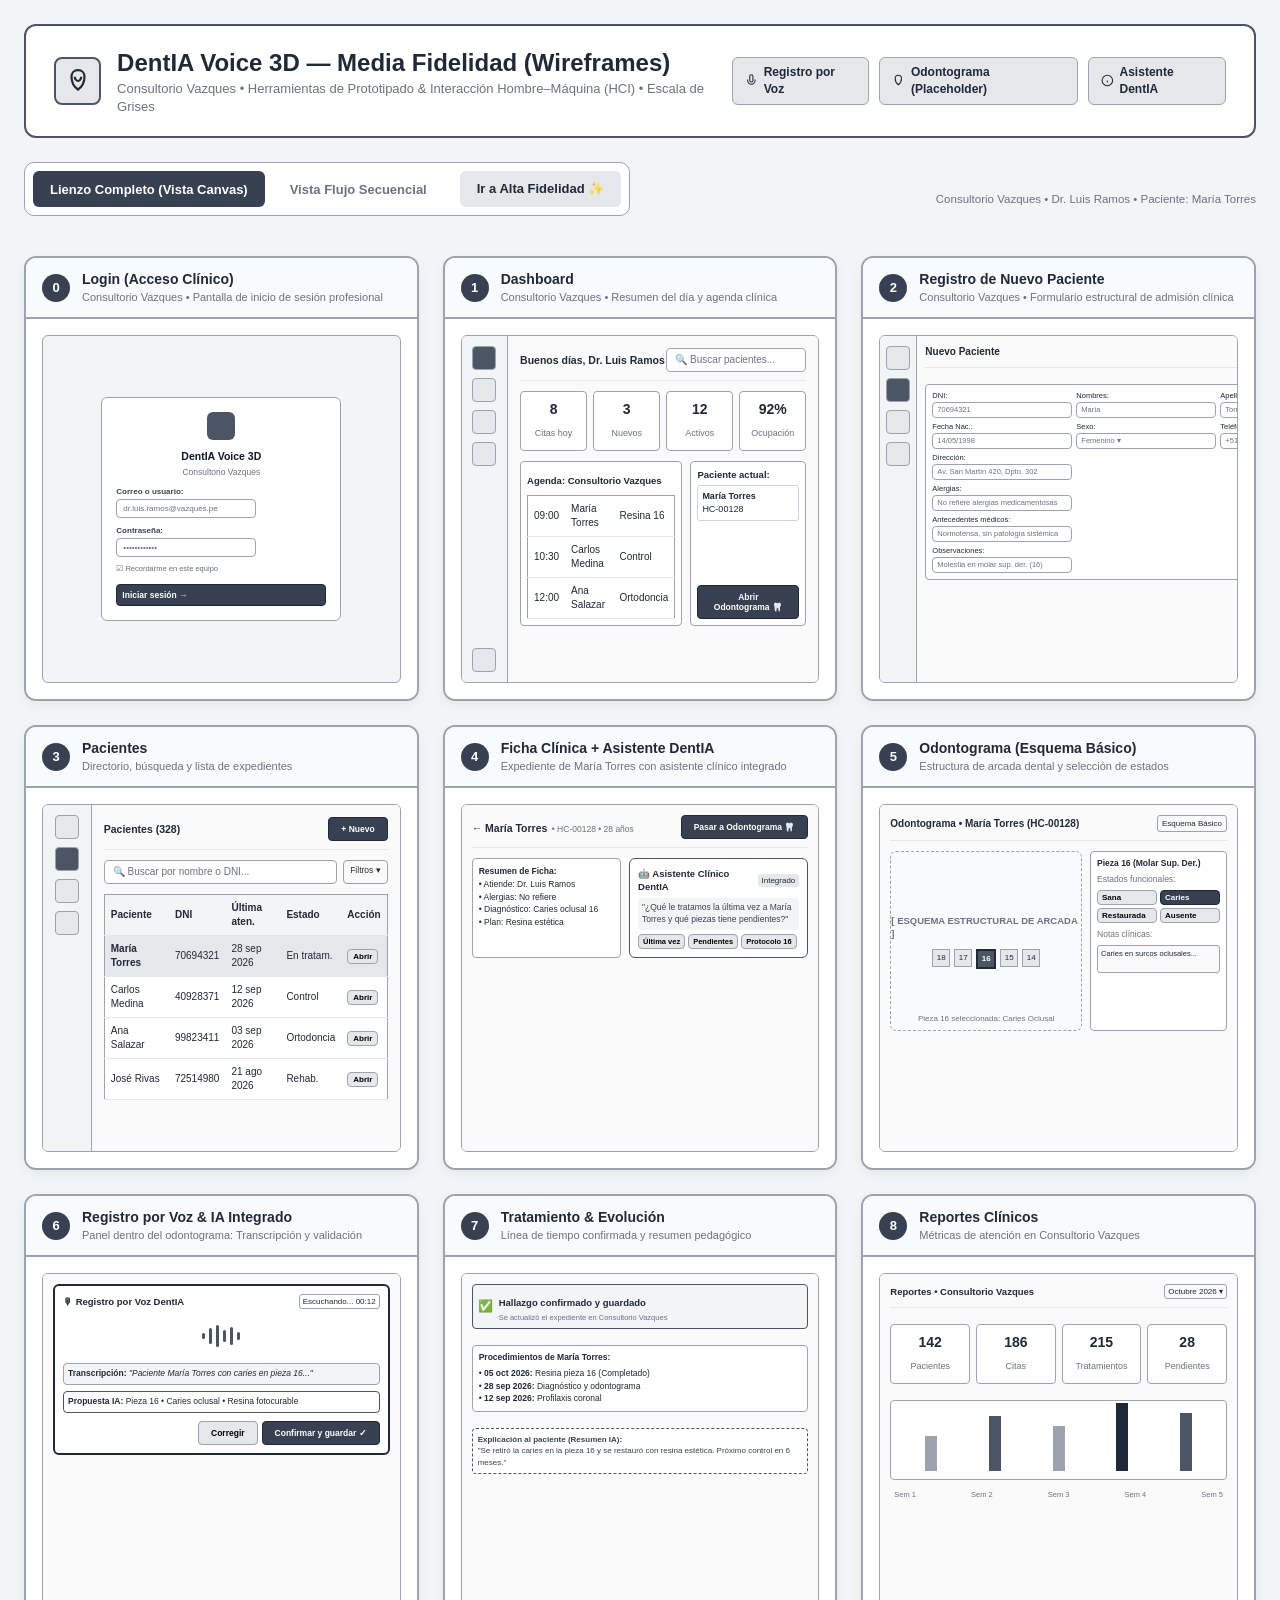
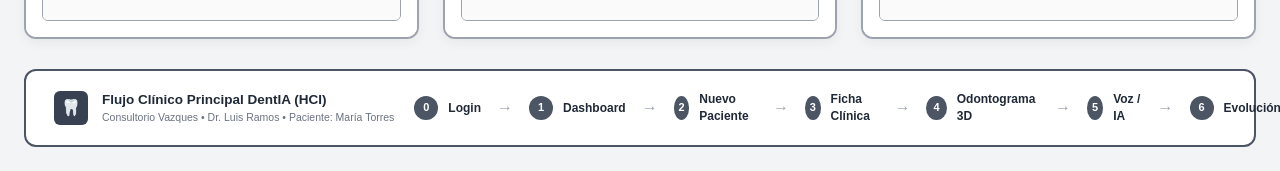
<file: wireframes.html>
<!DOCTYPE html>
<html lang="es">
<head>
  <meta charset="UTF-8">
  <meta name="viewport" content="width=device-width, initial-scale=1.0">
  <title>DentIA Voice 3D — Consultorio Vazques | Media Fidelidad / Wireframes</title>
  <link rel="stylesheet" href="wireframes.css">
</head>
<body>

  <!-- Header Board -->
  <header class="wf-board-header">
    <div class="wf-board-title">
      <div class="wf-logo-box">
        <svg width="26" height="26" viewBox="0 0 24 24" fill="none" stroke="#1f2937" stroke-width="2">
          <path d="M12 2C8 2 6 5 6 8c0 4 2 9 6 12 4-3 6-8 6-12 0-3-2-6-6-6z"/>
          <path d="M9 8c0 2 1.5 4 3 4s3-2 3-4"/>
        </svg>
      </div>
      <div>
        <h1>DentIA Voice 3D — Media Fidelidad (Wireframes)</h1>
        <p>Consultorio Vazques • Herramientas de Prototipado & Interacción Hombre–Máquina (HCI) • Escala de Grises</p>
      </div>
    </div>
    <div class="wf-board-tags">
      <div class="wf-tag">
        <svg width="13" height="13" viewBox="0 0 24 24" fill="none" stroke="currentColor" stroke-width="2"><path d="M12 1a3 3 0 0 0-3 3v8a3 3 0 0 0 6 0V4a3 3 0 0 0-3-3z"/><path d="M19 10v2a7 7 0 0 1-14 0v-2"/></svg>
        Registro por Voz
      </div>
      <div class="wf-tag">
        <svg width="13" height="13" viewBox="0 0 24 24" fill="none" stroke="currentColor" stroke-width="2"><path d="M12 2C8 2 6 5 6 8c0 4 2 9 6 12 4-3 6-8 6-12 0-3-2-6-6-6z"/></svg>
        Odontograma (Placeholder)
      </div>
      <div class="wf-tag">
        <svg width="13" height="13" viewBox="0 0 24 24" fill="none" stroke="currentColor" stroke-width="2"><circle cx="12" cy="12" r="10"/><path d="M12 16v-4"/><path d="M12 8h.01"/></svg>
        Asistente DentIA
      </div>
    </div>
  </header>

  <!-- Controls -->
  <div style="display: flex; justify-content: space-between; align-items: center; margin-bottom: 20px;">
    <div class="wf-mode-selector">
      <button class="wf-mode-btn active" onclick="switchWfView('grid')">Lienzo Completo (Vista Canvas)</button>
      <button class="wf-mode-btn" onclick="switchWfView('interactive')">Vista Flujo Secuencial</button>
      <a href="index.html" class="wf-mode-btn" style="text-decoration:none; color:#1f2937; background:#e5e7eb; margin-left: 8px;">Ir a Alta Fidelidad ✨</a>
    </div>
    <span style="font-size: 11.5px; color: #6b7280;">Consultorio Vazques • Dr. Luis Ramos • Paciente: María Torres</span>
  </div>

  <!-- Wireframe Frames Grid (Screens 0 to 8) -->
  <div class="wf-canvas-grid" id="wfCanvasContainer">

    <!-- Frame 0: Login -->
    <div class="wf-frame-card" id="wf-frame-0">
      <div class="wf-frame-header">
        <div class="wf-number-badge">0</div>
        <div>
          <h3>Login (Acceso Clínico)</h3>
          <p>Consultorio Vazques • Pantalla de inicio de sesión profesional</p>
        </div>
      </div>
      <div class="wf-frame-content">
        <div class="wf-app-mock" style="display:flex; align-items:center; justify-content:center; padding:18px 10px; background:#f3f4f6;">
          <div style="background:#fff; border:1px solid #9ca3af; border-radius:6px; padding:14px; width:100%; max-width:240px; display:flex; flex-direction:column; gap:7px;">
            <div style="text-align:center;">
              <div style="width:28px; height:28px; background:#4b5563; border-radius:6px; margin:0 auto 4px;"></div>
              <strong style="font-size:10.5px; color:#111827;">DentIA Voice 3D</strong>
              <div style="font-size:8.5px; color:#6b7280;">Consultorio Vazques</div>
            </div>
            <div style="display:flex; flex-direction:column; gap:2px;">
              <span style="font-size:8px; font-weight:700; color:#374151;">Correo o usuario:</span>
              <div class="wf-input-box" style="font-size:8px; padding:3px 6px;">dr.luis.ramos@vazques.pe</div>
            </div>
            <div style="display:flex; flex-direction:column; gap:2px;">
              <span style="font-size:8px; font-weight:700; color:#374151;">Contraseña:</span>
              <div class="wf-input-box" style="font-size:8px; padding:3px 6px;">••••••••••••</div>
            </div>
            <div style="display:flex; align-items:center; gap:4px; font-size:7.5px; color:#6b7280;">
              <span>☑ Recordarme en este equipo</span>
            </div>
            <button class="wf-button primary" style="font-size:8.5px; padding:5px; margin-top:2px;">Iniciar sesión →</button>
          </div>
        </div>
      </div>
    </div>

    <!-- Frame 1: Dashboard -->
    <div class="wf-frame-card" id="wf-frame-1">
      <div class="wf-frame-header">
        <div class="wf-number-badge">1</div>
        <div>
          <h3>Dashboard</h3>
          <p>Consultorio Vazques • Resumen del día y agenda clínica</p>
        </div>
      </div>
      <div class="wf-frame-content">
        <div class="wf-app-mock">
          <div class="wf-sidebar-stub">
            <div class="wf-bar-icon" style="background:#4b5563;"></div>
            <div class="wf-bar-icon"></div>
            <div class="wf-bar-icon"></div>
            <div class="wf-bar-icon"></div>
            <div class="wf-bar-icon" style="margin-top:auto;"></div>
          </div>
          <div class="wf-main-stub">
            <div class="wf-topbar-stub">
              <span style="font-size:10.5px; font-weight:700;">Buenos días, Dr. Luis Ramos</span>
              <div class="wf-input-box">🔍 Buscar pacientes...</div>
            </div>
            <!-- KPIs -->
            <div class="wf-kpi-row">
              <div class="wf-kpi-box"><strong>8</strong><span>Citas hoy</span></div>
              <div class="wf-kpi-box"><strong>3</strong><span>Nuevos</span></div>
              <div class="wf-kpi-box"><strong>12</strong><span>Activos</span></div>
              <div class="wf-kpi-box"><strong>92%</strong><span>Ocupación</span></div>
            </div>
            <!-- Agenda & Acceso rápido -->
            <div style="display:grid; grid-template-columns: 1.4fr 1fr; gap:8px;">
              <div style="background:#fff; border:1px solid #9ca3af; border-radius:4px; padding:6px;">
                <span style="font-size:9.5px; font-weight:700;">Agenda: Consultorio Vazques</span>
                <table class="wf-table-stub" style="margin-top:4px;">
                  <tr><td>09:00</td><td>María Torres</td><td>Resina 16</td></tr>
                  <tr><td>10:30</td><td>Carlos Medina</td><td>Control</td></tr>
                  <tr><td>12:00</td><td>Ana Salazar</td><td>Ortodoncia</td></tr>
                </table>
              </div>
              <div style="background:#fff; border:1px solid #9ca3af; border-radius:4px; padding:6px; display:flex; flex-direction:column; gap:4px;">
                <span style="font-size:9.5px; font-weight:700;">Paciente actual:</span>
                <div style="font-size:9px; border:1px solid #cbd5e1; padding:4px; border-radius:3px;">
                  <strong>María Torres</strong><br>HC-00128
                </div>
                <button class="wf-button primary" style="font-size:8.5px; margin-top:auto;">Abrir Odontograma 🦷</button>
              </div>
            </div>
          </div>
        </div>
      </div>
    </div>

    <!-- Frame 2: Registro de Nuevo Paciente -->
    <div class="wf-frame-card" id="wf-frame-2">
      <div class="wf-frame-header">
        <div class="wf-number-badge">2</div>
        <div>
          <h3>Registro de Nuevo Paciente</h3>
          <p>Consultorio Vazques • Formulario estructural de admisión clínica</p>
        </div>
      </div>
      <div class="wf-frame-content">
        <div class="wf-app-mock">
          <div class="wf-sidebar-stub">
            <div class="wf-bar-icon"></div>
            <div class="wf-bar-icon" style="background:#4b5563;"></div>
            <div class="wf-bar-icon"></div>
            <div class="wf-bar-icon"></div>
          </div>
          <div class="wf-main-stub" style="padding:8px;">
            <div class="wf-topbar-stub" style="margin-bottom:6px;">
              <span style="font-size:10px; font-weight:700;">Nuevo Paciente</span>
              <div style="display:flex; gap:4px;">
                <button class="wf-button" style="font-size:7.5px; padding:2px 5px;">Cancelar</button>
                <button class="wf-button primary" style="font-size:7.5px; padding:2px 5px;">Guardar → Ficha</button>
              </div>
            </div>
            <div style="background:#fff; border:1px solid #9ca3af; border-radius:4px; padding:6px; display:flex; flex-direction:column; gap:4px; font-size:7.5px;">
              <div style="display:grid; grid-template-columns: 1fr 1fr 1fr; gap:4px;">
                <div><span>DNI:</span><div class="wf-input-box" style="padding:2px 4px; font-size:7.5px;">70694321</div></div>
                <div><span>Nombres:</span><div class="wf-input-box" style="padding:2px 4px; font-size:7.5px;">María</div></div>
                <div><span>Apellidos:</span><div class="wf-input-box" style="padding:2px 4px; font-size:7.5px;">Torres Mendoza</div></div>
              </div>
              <div style="display:grid; grid-template-columns: 1fr 1fr 1fr; gap:4px;">
                <div><span>Fecha Nac.:</span><div class="wf-input-box" style="padding:2px 4px; font-size:7.5px;">14/05/1998</div></div>
                <div><span>Sexo:</span><div class="wf-input-box" style="padding:2px 4px; font-size:7.5px;">Femenino ▾</div></div>
                <div><span>Teléfono:</span><div class="wf-input-box" style="padding:2px 4px; font-size:7.5px;">+51 984 321 876</div></div>
              </div>
              <div><span>Dirección:</span><div class="wf-input-box" style="padding:2px 4px; font-size:7.5px;">Av. San Martín 420, Dpto. 302</div></div>
              <div><span>Alergias:</span><div class="wf-input-box" style="padding:2px 4px; font-size:7.5px;">No refiere alergias medicamentosas</div></div>
              <div><span>Antecedentes médicos:</span><div class="wf-input-box" style="padding:2px 4px; font-size:7.5px;">Normotensa, sin patología sistémica</div></div>
              <div><span>Observaciones:</span><div class="wf-input-box" style="padding:2px 4px; font-size:7.5px;">Molestia en molar sup. der. (16)</div></div>
            </div>
          </div>
        </div>
      </div>
    </div>

    <!-- Frame 3: Pacientes -->
    <div class="wf-frame-card" id="wf-frame-3">
      <div class="wf-frame-header">
        <div class="wf-number-badge">3</div>
        <div>
          <h3>Pacientes</h3>
          <p>Directorio, búsqueda y lista de expedientes</p>
        </div>
      </div>
      <div class="wf-frame-content">
        <div class="wf-app-mock">
          <div class="wf-sidebar-stub">
            <div class="wf-bar-icon"></div>
            <div class="wf-bar-icon" style="background:#4b5563;"></div>
            <div class="wf-bar-icon"></div>
            <div class="wf-bar-icon"></div>
          </div>
          <div class="wf-main-stub">
            <div class="wf-topbar-stub">
              <span style="font-size:10.5px; font-weight:700;">Pacientes (328)</span>
              <button class="wf-button primary" style="font-size:8.5px;">+ Nuevo</button>
            </div>
            <div style="display:flex; gap:6px;">
              <div class="wf-input-box" style="flex-grow:1;">🔍 Buscar por nombre o DNI...</div>
              <div style="font-size:8.5px; border:1px solid #9ca3af; padding:4px 6px; border-radius:4px;">Filtros ▾</div>
            </div>
            <table class="wf-table-stub">
              <thead>
                <tr><th>Paciente</th><th>DNI</th><th>Última aten.</th><th>Estado</th><th>Acción</th></tr>
              </thead>
              <tbody>
                <tr style="background:#e5e7eb;">
                  <td><strong>María Torres</strong></td><td>70694321</td><td>28 sep 2026</td><td>En tratam.</td>
                  <td><button class="wf-button" style="padding:2px 5px; font-size:8px;">Abrir</button></td>
                </tr>
                <tr><td>Carlos Medina</td><td>40928371</td><td>12 sep 2026</td><td>Control</td><td><button class="wf-button" style="padding:2px 5px; font-size:8px;">Abrir</button></td></tr>
                <tr><td>Ana Salazar</td><td>99823411</td><td>03 sep 2026</td><td>Ortodoncia</td><td><button class="wf-button" style="padding:2px 5px; font-size:8px;">Abrir</button></td></tr>
                <tr><td>José Rivas</td><td>72514980</td><td>21 ago 2026</td><td>Rehab.</td><td><button class="wf-button" style="padding:2px 5px; font-size:8px;">Abrir</button></td></tr>
              </tbody>
            </table>
          </div>
        </div>
      </div>
    </div>

    <!-- Frame 4: Ficha Clínica + Asistente DentIA -->
    <div class="wf-frame-card" id="wf-frame-4">
      <div class="wf-frame-header">
        <div class="wf-number-badge">4</div>
        <div>
          <h3>Ficha Clínica + Asistente DentIA</h3>
          <p>Expediente de María Torres con asistente clínico integrado</p>
        </div>
      </div>
      <div class="wf-frame-content">
        <div class="wf-app-mock">
          <div class="wf-main-stub" style="padding:10px;">
            <div class="wf-topbar-stub">
              <div>
                <span style="font-size:10.5px; font-weight:700;">← María Torres</span>
                <span style="font-size:8.5px; color:#6b7280;">• HC-00128 • 28 años</span>
              </div>
              <button class="wf-button primary" style="font-size:8.5px;">Pasar a Odontograma 🦷</button>
            </div>
            <div style="display:grid; grid-template-columns: 1fr 1.2fr; gap:8px;">
              <div style="background:#fff; border:1px solid #9ca3af; border-radius:4px; padding:6px; font-size:8.5px; line-height:1.5;">
                <strong>Resumen de Ficha:</strong><br>
                • Atiende: Dr. Luis Ramos<br>
                • Alergias: No refiere<br>
                • Diagnóstico: Caries oclusal 16<br>
                • Plan: Resina estética
              </div>
              <!-- Box Asistente IA Integrado -->
              <div style="background:#fff; border:1.5px solid #4b5563; border-radius:6px; padding:8px; display:flex; flex-direction:column; gap:4px;">
                <div style="display:flex; justify-content:space-between; align-items:center;">
                  <span style="font-size:9.5px; font-weight:700;">🤖 Asistente Clínico DentIA</span>
                  <span style="font-size:8px; background:#e5e7eb; padding:1px 4px; border-radius:3px;">Integrado</span>
                </div>
                <div style="background:#f3f4f6; border-radius:4px; padding:4px; font-size:8.5px; color:#374151;">
                  "¿Qué le tratamos la última vez a María Torres y qué piezas tiene pendientes?"
                </div>
                <div style="display:flex; gap:3px;">
                  <button class="wf-button" style="font-size:7.5px; padding:2px 4px;">Última vez</button>
                  <button class="wf-button" style="font-size:7.5px; padding:2px 4px;">Pendientes</button>
                  <button class="wf-button" style="font-size:7.5px; padding:2px 4px;">Protocolo 16</button>
                </div>
              </div>
            </div>
          </div>
        </div>
      </div>
    </div>

    <!-- Frame 5: Odontograma (Esquema Básico) -->
    <div class="wf-frame-card" id="wf-frame-5">
      <div class="wf-frame-header">
        <div class="wf-number-badge">5</div>
        <div>
          <h3>Odontograma (Esquema Básico)</h3>
          <p>Estructura de arcada dental y selección de estados</p>
        </div>
      </div>
      <div class="wf-frame-content">
        <div class="wf-app-mock">
          <div class="wf-main-stub" style="padding:10px;">
            <div class="wf-topbar-stub">
              <span style="font-size:10px; font-weight:700;">Odontograma • María Torres (HC-00128)</span>
              <span style="font-size:8px; border:1px solid #9ca3af; padding:2px 4px; border-radius:3px;">Esquema Básico</span>
            </div>
            <div style="display:grid; grid-template-columns: 1.4fr 1fr; gap:8px;">
              <!-- Placeholder Odontograma Schematic -->
              <div class="wf-dental-viewport">
                <span style="font-size:9.5px; font-weight:700; color:#6b7280;">[ ESQUEMA ESTRUCTURAL DE ARCADA ]</span>
                <div style="display:flex; gap:4px; margin-top:8px;">
                  <div style="width:18px; height:18px; border:1px solid #9ca3af; background:#e5e7eb; display:flex; align-items:center; justify-content:center; font-size:8px;">18</div>
                  <div style="width:18px; height:18px; border:1px solid #9ca3af; background:#e5e7eb; display:flex; align-items:center; justify-content:center; font-size:8px;">17</div>
                  <div style="width:20px; height:20px; border:2px solid #1f2937; background:#4b5563; color:#fff; display:flex; align-items:center; justify-content:center; font-size:8px; font-weight:700;">16</div>
                  <div style="width:18px; height:18px; border:1px solid #9ca3af; background:#e5e7eb; display:flex; align-items:center; justify-content:center; font-size:8px;">15</div>
                  <div style="width:18px; height:18px; border:1px solid #9ca3af; background:#e5e7eb; display:flex; align-items:center; justify-content:center; font-size:8px;">14</div>
                </div>
                <div style="position:absolute; bottom:6px; font-size:8px; color:#6b7280;">
                  Pieza 16 seleccionada: Caries Oclusal
                </div>
              </div>

              <!-- Selector de Estados -->
              <div style="background:#fff; border:1px solid #9ca3af; border-radius:4px; padding:6px; display:flex; flex-direction:column; gap:4px; font-size:8.5px;">
                <strong>Pieza 16 (Molar Sup. Der.)</strong>
                <span style="color:#6b7280;">Estados funcionales:</span>
                <div style="display:grid; grid-template-columns:1fr 1fr; gap:3px;">
                  <button class="wf-button" style="font-size:8px; padding:2px 4px;">Sana</button>
                  <button class="wf-button primary" style="font-size:8px; padding:2px 4px;">Caries</button>
                  <button class="wf-button" style="font-size:8px; padding:2px 4px;">Restaurada</button>
                  <button class="wf-button" style="font-size:8px; padding:2px 4px;">Ausente</button>
                </div>
                <span style="color:#6b7280; margin-top:2px;">Notas clínicas:</span>
                <div style="border:1px solid #9ca3af; border-radius:3px; padding:3px; height:28px; background:#fafafa; font-size:7.5px;">
                  Caries en surcos oclusales...
                </div>
              </div>
            </div>
          </div>
        </div>
      </div>
    </div>

    <!-- Frame 6: Registro por Voz + IA Integrado -->
    <div class="wf-frame-card" id="wf-frame-6">
      <div class="wf-frame-header">
        <div class="wf-number-badge">6</div>
        <div>
          <h3>Registro por Voz & IA Integrado</h3>
          <p>Panel dentro del odontograma: Transcripción y validación</p>
        </div>
      </div>
      <div class="wf-frame-content">
        <div class="wf-app-mock">
          <div class="wf-main-stub" style="padding:10px;">
            <div style="background:#fff; border:2px solid #1f2937; border-radius:6px; padding:8px; display:flex; flex-direction:column; gap:6px;">
              <div style="display:flex; justify-content:space-between; align-items:center;">
                <span style="font-size:9.5px; font-weight:700;">🎙 Registro por Voz DentIA</span>
                <span style="font-size:8px; border:1px solid #9ca3af; padding:1px 3px; border-radius:3px;">Escuchando... 00:12</span>
              </div>
              <div class="wf-audio-wave">
                <div class="wf-audio-bar" style="height:6px;"></div>
                <div class="wf-audio-bar" style="height:16px;"></div>
                <div class="wf-audio-bar" style="height:22px;"></div>
                <div class="wf-audio-bar" style="height:12px;"></div>
                <div class="wf-audio-bar" style="height:18px;"></div>
                <div class="wf-audio-bar" style="height:8px;"></div>
              </div>
              <div style="background:#f3f4f6; border:1px solid #9ca3af; border-radius:4px; padding:4px; font-size:8.5px;">
                <strong>Transcripción:</strong> <em>"Paciente María Torres con caries en pieza 16..."</em>
              </div>
              <div style="background:#fff; border:1px solid #4b5563; border-radius:4px; padding:4px; font-size:8.5px;">
                <strong>Propuesta IA:</strong> Pieza 16 • Caries oclusal • Resina fotocurable
              </div>
              <div style="display:flex; justify-content:flex-end; gap:4px; margin-top:2px;">
                <button class="wf-button" style="font-size:8.5px;">Corregir</button>
                <button class="wf-button primary" style="font-size:8.5px;">Confirmar y guardar ✓</button>
              </div>
            </div>
          </div>
        </div>
      </div>
    </div>

    <!-- Frame 7: Tratamiento & Evolución -->
    <div class="wf-frame-card" id="wf-frame-7">
      <div class="wf-frame-header">
        <div class="wf-number-badge">7</div>
        <div>
          <h3>Tratamiento & Evolución</h3>
          <p>Línea de tiempo confirmada y resumen pedagógico</p>
        </div>
      </div>
      <div class="wf-frame-content">
        <div class="wf-app-mock">
          <div class="wf-main-stub" style="padding:10px;">
            <div style="background:#f3f4f6; border:1px solid #4b5563; border-radius:4px; padding:5px; display:flex; align-items:center; gap:6px;">
              <span style="font-size:12px;">✅</span>
              <div>
                <strong style="font-size:9.5px;">Hallazgo confirmado y guardado</strong>
                <p style="font-size:7.5px; color:#6b7280;">Se actualizó el expediente en Consultorio Vazques</p>
              </div>
            </div>
            <div style="background:#fff; border:1px solid #9ca3af; border-radius:4px; padding:6px; margin-top:6px; font-size:8.5px;">
              <strong>Procedimientos de María Torres:</strong>
              <div style="margin-top:3px; line-height:1.5;">
                • <strong>05 oct 2026:</strong> Resina pieza 16 (Completado)<br>
                • <strong>28 sep 2026:</strong> Diagnóstico y odontograma<br>
                • <strong>12 sep 2026:</strong> Profilaxis coronal
              </div>
            </div>
            <div style="background:#fff; border:1px dashed #4b5563; border-radius:4px; padding:5px; margin-top:6px; font-size:8px; color:#374151;">
              <strong>Explicación al paciente (Resumen IA):</strong><br>
              "Se retiró la caries en la pieza 16 y se restauró con resina estética. Próximo control en 6 meses."
            </div>
          </div>
        </div>
      </div>
    </div>

    <!-- Frame 8: Reportes Clínicos -->
    <div class="wf-frame-card" id="wf-frame-8">
      <div class="wf-frame-header">
        <div class="wf-number-badge">8</div>
        <div>
          <h3>Reportes Clínicos</h3>
          <p>Métricas de atención en Consultorio Vazques</p>
        </div>
      </div>
      <div class="wf-frame-content">
        <div class="wf-app-mock">
          <div class="wf-main-stub" style="padding:10px;">
            <div class="wf-topbar-stub">
              <span style="font-size:9.5px; font-weight:700;">Reportes • Consultorio Vazques</span>
              <span style="font-size:8px; border:1px solid #9ca3af; padding:1px 3px; border-radius:3px;">Octubre 2026 ▾</span>
            </div>
            <div class="wf-kpi-row" style="margin-top:6px;">
              <div class="wf-kpi-box"><strong>142</strong><span>Pacientes</span></div>
              <div class="wf-kpi-box"><strong>186</strong><span>Citas</span></div>
              <div class="wf-kpi-box"><strong>215</strong><span>Tratamientos</span></div>
              <div class="wf-kpi-box"><strong>28</strong><span>Pendientes</span></div>
            </div>
            <!-- Blueprint Chart -->
            <div style="background:#fff; border:1px solid #9ca3af; border-radius:4px; height:80px; margin-top:6px; display:flex; align-items:flex-end; justify-content:space-around; padding:8px;">
              <div style="width:12px; height:35px; background:#9ca3af;"></div>
              <div style="width:12px; height:55px; background:#4b5563;"></div>
              <div style="width:12px; height:45px; background:#9ca3af;"></div>
              <div style="width:12px; height:68px; background:#1f2937;"></div>
              <div style="width:12px; height:58px; background:#4b5563;"></div>
            </div>
            <div style="display:flex; justify-content:space-between; font-size:7.5px; color:#6b7280; padding:0 4px;">
              <span>Sem 1</span><span>Sem 2</span><span>Sem 3</span><span>Sem 4</span><span>Sem 5</span>
            </div>
          </div>
        </div>
      </div>
    </div>

  </div>

  <!-- Footer Banner -->
  <footer class="wf-process-banner">
    <div class="wf-process-title">
      <div style="width:34px; height:34px; background:#374151; border-radius:6px; display:flex; align-items:center; justify-content:center; color:#fff;">
        🦷
      </div>
      <div>
        <h4 style="font-size:13.5px; font-weight:700;">Flujo Clínico Principal DentIA (HCI)</h4>
        <p style="font-size:10.5px; color:#6b7280;">Consultorio Vazques • Dr. Luis Ramos • Paciente: María Torres</p>
      </div>
    </div>
    <div class="wf-process-steps">
      <div class="wf-step-node">
        <div class="wf-step-num">0</div>
        <div class="wf-step-text">Login</div>
      </div>
      <div class="wf-step-arrow">→</div>
      <div class="wf-step-node">
        <div class="wf-step-num">1</div>
        <div class="wf-step-text">Dashboard</div>
      </div>
      <div class="wf-step-arrow">→</div>
      <div class="wf-step-node">
        <div class="wf-step-num">2</div>
        <div class="wf-step-text">Nuevo Paciente</div>
      </div>
      <div class="wf-step-arrow">→</div>
      <div class="wf-step-node">
        <div class="wf-step-num">3</div>
        <div class="wf-step-text">Ficha Clínica</div>
      </div>
      <div class="wf-step-arrow">→</div>
      <div class="wf-step-node">
        <div class="wf-step-num">4</div>
        <div class="wf-step-text">Odontograma 3D</div>
      </div>
      <div class="wf-step-arrow">→</div>
      <div class="wf-step-node">
        <div class="wf-step-num">5</div>
        <div class="wf-step-text">Voz / IA</div>
      </div>
      <div class="wf-step-arrow">→</div>
      <div class="wf-step-node">
        <div class="wf-step-num">6</div>
        <div class="wf-step-text">Evolución</div>
      </div>
    </div>
  </footer>

  <script>
    function switchWfView(mode) {
      const container = document.getElementById('wfCanvasContainer');
      const buttons = document.querySelectorAll('.wf-mode-btn');
      if (mode === 'grid') {
        container.style.display = 'grid';
        container.style.gridTemplateColumns = 'repeat(3, 1fr)';
        buttons[0].classList.add('active');
        buttons[1].classList.remove('active');
      } else {
        container.style.display = 'flex';
        container.style.flexDirection = 'column';
        buttons[0].classList.remove('active');
        buttons[1].classList.add('active');
      }
    }
  </script>

</body>
</html>
</file>
<file: styles.css>
/* ==========================================================================
   DentIA Voice 3D — Clinical Design System
   Organización: Consultorio Vazques
   Casos Académicos: Herramientas de Prototipado & Interacción Hombre-Máquina (HCI)
   ========================================================================== */

:root {
  /* Brand Palette: Deep Petrol Teal & Turquoise */
  --teal-900: #082329;
  --teal-800: #0d363e;
  --teal-700: #124b56;
  --teal-600: #028090;
  --teal-500: #00a896;
  --teal-400: #2dd4bf;
  --teal-100: #e6fffa;
  --teal-50:  #f0fdfa;

  /* Clinical Status Colors (Strict Standard) */
  --status-healthy: #10b981;          /* Sano / Correcto - Verde */
  --status-healthy-bg: #ecfdf5;
  --status-healthy-border: #a7f3d0;

  --status-caries: #f59e0b;           /* Caries / Pendiente - Ámbar */
  --status-caries-bg: #fffbeb;
  --status-caries-border: #fde68a;

  --status-restored: #2563eb;         /* Restaurado - Azul */
  --status-restored-bg: #eff6ff;
  --status-restored-border: #bfdbfe;

  --status-absent: #64748b;           /* Ausente - Gris */
  --status-absent-bg: #f8fafc;
  --status-absent-border: #cbd5e1;

  /* Surfaces & Neutrals */
  --bg-app: #f6f9fa;
  --surface-card: #ffffff;
  --surface-subtle: #f8fafc;
  --border-light: #e2e8f0;
  --border-subtle: #edf2f7;

  /* Typography */
  --text-main: #0f172a;
  --text-muted: #475569;
  --text-subtle: #94a3b8;
  --text-inverse: #ffffff;

  /* Elevation Shadows */
  --shadow-sm: 0 1px 3px rgba(13, 54, 62, 0.05);
  --shadow-card: 0 4px 18px -2px rgba(13, 54, 62, 0.06), 0 1px 4px rgba(13, 54, 62, 0.03);
  --shadow-lg: 0 12px 28px -4px rgba(13, 54, 62, 0.1), 0 4px 10px -2px rgba(13, 54, 62, 0.04);
  --shadow-floating: 0 20px 40px -8px rgba(8, 35, 41, 0.22);

  /* Radii */
  --radius-sm: 8px;
  --radius-md: 12px;
  --radius-lg: 16px;
  --radius-xl: 22px;
  --radius-full: 9999px;

  --font-family: -apple-system, BlinkMacSystemFont, "Segoe UI", Roboto, "Helvetica Neue", Arial, sans-serif;
  --transition-fast: 0.16s ease;
  --transition-normal: 0.24s cubic-bezier(0.16, 1, 0.3, 1);
}

* {
  box-sizing: border-box;
  margin: 0;
  padding: 0;
}

body {
  font-family: var(--font-family);
  background-color: var(--bg-app);
  color: var(--text-main);
  line-height: 1.5;
  -webkit-font-smoothing: antialiased;
  min-height: 100vh;
  display: flex;
  flex-direction: column;
}

/* Master Layout Grid */
.app-layout {
  display: flex;
  min-height: 100vh;
  width: 100vw;
  overflow-x: hidden;
}

/* ==========================================================================
   ACADEMIC EVALUATION TOP BAR (Outside the clinical app)
   ========================================================================== */
.evaluation-banner {
  background: linear-gradient(90deg, #071f24 0%, #0d363e 50%, #115e59 100%);
  color: #fff;
  padding: 7px 24px;
  display: flex;
  align-items: center;
  justify-content: space-between;
  font-size: 11.5px;
  border-bottom: 1px solid rgba(255, 255, 255, 0.12);
  z-index: 60;
}

.eval-brand-pill {
  display: flex;
  align-items: center;
  gap: 8px;
}

.eval-tabs {
  display: flex;
  gap: 6px;
  align-items: center;
  flex-wrap: wrap;
}

.eval-tab-btn {
  background: rgba(255, 255, 255, 0.1);
  color: #e2e8f0;
  border: 1px solid rgba(255, 255, 255, 0.16);
  padding: 4px 10px;
  border-radius: var(--radius-sm);
  font-size: 11px;
  font-weight: 500;
  cursor: pointer;
  transition: all var(--transition-fast);
}

.eval-tab-btn:hover, .eval-tab-btn.active {
  background: #2dd4bf;
  color: var(--teal-900);
  border-color: #2dd4bf;
  font-weight: 700;
}

/* ==========================================================================
   OFFICIAL CLINICAL SIDEBAR (CONSULTORIO VAZQUES)
   ========================================================================== */
.sidebar {
  width: 250px;
  background: linear-gradient(180deg, var(--teal-900) 0%, var(--teal-800) 100%);
  color: #fff;
  display: flex;
  flex-direction: column;
  flex-shrink: 0;
  border-right: 1px solid rgba(255, 255, 255, 0.08);
  padding: 20px 14px;
  position: sticky;
  top: 0;
  height: calc(100vh - 35px);
  z-index: 50;
  transition: width var(--transition-normal);
}

.brand-wrapper {
  display: flex;
  align-items: center;
  gap: 12px;
  padding: 0 6px 20px 6px;
  border-bottom: 1px solid rgba(255, 255, 255, 0.08);
}

.brand-logo-icon {
  width: 38px;
  height: 38px;
  background: linear-gradient(135deg, var(--teal-500), #38bdf8);
  border-radius: var(--radius-md);
  display: flex;
  align-items: center;
  justify-content: center;
  box-shadow: 0 4px 12px rgba(0, 168, 150, 0.35);
  flex-shrink: 0;
}

.brand-text h1 {
  font-size: 18px;
  font-weight: 700;
  letter-spacing: -0.4px;
  color: #fff;
  display: flex;
  align-items: center;
  gap: 6px;
}

.brand-text h1 span {
  color: var(--teal-400);
}

.brand-suborg {
  font-size: 11px;
  color: #99f6e4;
  font-weight: 600;
  letter-spacing: 0.2px;
}

/* Clinical Nav Menu (Clean, no clutter, no responsive meta link) */
.sidebar-nav {
  margin-top: 20px;
  display: flex;
  flex-direction: column;
  gap: 5px;
  flex-grow: 1;
}

.nav-section-title {
  font-size: 10.5px;
  font-weight: 600;
  text-transform: uppercase;
  letter-spacing: 0.8px;
  color: #64748b;
  padding: 10px 10px 4px 10px;
}

.nav-link {
  display: flex;
  align-items: center;
  gap: 12px;
  padding: 9px 12px;
  color: #cbd5e1;
  text-decoration: none;
  border-radius: var(--radius-md);
  font-size: 13.5px;
  font-weight: 500;
  transition: all var(--transition-fast);
  cursor: pointer;
}

.nav-link:hover {
  background: rgba(255, 255, 255, 0.08);
  color: #ffffff;
  transform: translateX(2px);
}

.nav-link.active {
  background: linear-gradient(90deg, rgba(0, 168, 150, 0.25), rgba(2, 128, 144, 0.15));
  color: #2dd4bf;
  border-left: 3px solid #2dd4bf;
  font-weight: 600;
}

.nav-link .nav-icon {
  width: 20px;
  height: 20px;
  display: flex;
  align-items: center;
  justify-content: center;
}

.nav-counter {
  margin-left: auto;
  font-size: 11px;
  background: rgba(255, 255, 255, 0.12);
  color: #e2e8f0;
  padding: 2px 7px;
  border-radius: var(--radius-full);
}

/* Consistent Professional Doctor Profile */
.doctor-profile-card {
  margin-top: auto;
  padding-top: 14px;
  border-top: 1px solid rgba(255, 255, 255, 0.08);
  display: flex;
  align-items: center;
  gap: 10px;
}

.doctor-avatar {
  width: 36px;
  height: 36px;
  border-radius: var(--radius-full);
  background: linear-gradient(135deg, #028090, #00a896);
  display: flex;
  align-items: center;
  justify-content: center;
  font-weight: 700;
  font-size: 12px;
  color: #fff;
  border: 2px solid rgba(255, 255, 255, 0.2);
}

.doctor-meta h4 {
  font-size: 12.5px;
  font-weight: 600;
  color: #fff;
}

.doctor-meta p {
  font-size: 10.5px;
  color: #94a3b8;
}

/* ==========================================================================
   TOPBAR HEADER (CONSULTORIO VAZQUES)
   ========================================================================== */
.main-wrapper {
  flex-grow: 1;
  display: flex;
  flex-direction: column;
  background: var(--bg-app);
  overflow-y: auto;
  height: calc(100vh - 35px);
}

.topbar {
  background: var(--surface-card);
  height: 64px;
  border-bottom: 1px solid var(--border-light);
  display: flex;
  align-items: center;
  justify-content: space-between;
  padding: 0 28px;
  position: sticky;
  top: 0;
  z-index: 40;
}

.search-bar-box {
  display: flex;
  align-items: center;
  background: var(--surface-subtle);
  border: 1px solid var(--border-light);
  border-radius: var(--radius-md);
  padding: 7px 14px;
  width: 360px;
  gap: 10px;
  transition: all var(--transition-fast);
}

.search-bar-box:focus-within {
  border-color: var(--teal-500);
  background: #fff;
  box-shadow: 0 0 0 3px rgba(0, 168, 150, 0.12);
}

.search-bar-box input {
  border: none;
  outline: none;
  background: transparent;
  width: 100%;
  font-size: 13px;
  color: var(--text-main);
}

.topbar-actions {
  display: flex;
  align-items: center;
  gap: 12px;
}

.clinic-location-chip {
  display: flex;
  align-items: center;
  gap: 7px;
  font-size: 12px;
  font-weight: 600;
  color: var(--teal-800);
  background: rgba(0, 168, 150, 0.08);
  border: 1px solid rgba(0, 168, 150, 0.22);
  padding: 6px 12px;
  border-radius: var(--radius-full);
}

.action-btn-circle {
  width: 36px;
  height: 36px;
  border-radius: var(--radius-full);
  border: 1px solid var(--border-light);
  background: #fff;
  display: flex;
  align-items: center;
  justify-content: center;
  color: var(--text-muted);
  cursor: pointer;
  transition: all var(--transition-fast);
  position: relative;
}

.action-btn-circle:hover {
  background: var(--surface-subtle);
  color: var(--teal-600);
  border-color: var(--teal-400);
}

.badge-dot {
  position: absolute;
  top: 6px;
  right: 6px;
  width: 7px;
  height: 7px;
  background: #ef4444;
  border-radius: var(--radius-full);
  border: 1.5px solid #fff;
}

/* ==========================================================================
   VIEW CONTAINER & COMMON SECTIONS
   ========================================================================== */
.view-container {
  padding: 22px 28px 40px 28px;
  flex-grow: 1;
}

.view-section {
  display: none;
}

.view-section.active {
  display: block;
}

.section-header {
  display: flex;
  justify-content: space-between;
  align-items: flex-start;
  margin-bottom: 20px;
}

.section-header h2 {
  font-size: 21px;
  font-weight: 700;
  color: var(--teal-900);
  letter-spacing: -0.4px;
}

.section-header p {
  font-size: 13px;
  color: var(--text-muted);
  margin-top: 2px;
}

.card {
  background: var(--surface-card);
  border-radius: var(--radius-lg);
  border: 1px solid var(--border-light);
  box-shadow: var(--shadow-card);
  padding: 20px;
  transition: all var(--transition-fast);
}

.card:hover {
  box-shadow: var(--shadow-lg);
  border-color: #cbd5e1;
}

/* Buttons */
.btn {
  display: inline-flex;
  align-items: center;
  justify-content: center;
  gap: 7px;
  padding: 8px 16px;
  border-radius: var(--radius-md);
  font-size: 13px;
  font-weight: 600;
  cursor: pointer;
  border: none;
  transition: all var(--transition-fast);
  text-decoration: none;
}

.btn-primary {
  background: linear-gradient(135deg, var(--teal-600) 0%, var(--teal-500) 100%);
  color: #fff;
  box-shadow: 0 3px 10px rgba(0, 168, 150, 0.22);
}

.btn-primary:hover {
  background: linear-gradient(135deg, #026f7d 0%, #009383 100%);
  box-shadow: 0 5px 15px rgba(0, 168, 150, 0.32);
  transform: translateY(-1px);
}

.btn-secondary {
  background: #fff;
  color: var(--teal-800);
  border: 1px solid var(--border-light);
}

.btn-secondary:hover {
  background: var(--surface-subtle);
  border-color: #cbd5e1;
}

.btn-outline-danger {
  background: #fff;
  color: #b91c1c;
  border: 1px solid #fca5a5;
}
.btn-outline-danger:hover {
  background: #fef2f2;
}

.btn-teal-light {
  background: rgba(0, 168, 150, 0.1);
  color: var(--teal-700);
  border: 1px solid rgba(0, 168, 150, 0.22);
}

.btn-teal-light:hover {
  background: rgba(0, 168, 150, 0.18);
  color: var(--teal-900);
}

.btn-voice {
  background: linear-gradient(135deg, #0ea5e9 0%, #028090 100%);
  color: #fff;
  box-shadow: 0 4px 14px rgba(14, 165, 233, 0.3);
  padding: 9px 18px;
  border-radius: var(--radius-full);
}

.btn-voice:hover {
  box-shadow: 0 6px 18px rgba(14, 165, 233, 0.45);
  transform: scale(1.01);
}

/* Badges */
.badge {
  display: inline-flex;
  align-items: center;
  gap: 5px;
  font-size: 11px;
  font-weight: 600;
  padding: 3px 9px;
  border-radius: var(--radius-full);
}

.badge-healthy {
  background: var(--status-healthy-bg);
  color: #047857;
  border: 1px solid var(--status-healthy-border);
}

.badge-caries {
  background: var(--status-caries-bg);
  color: #b45309;
  border: 1px solid var(--status-caries-border);
}

.badge-restored {
  background: var(--status-restored-bg);
  color: #1d4ed8;
  border: 1px solid var(--status-restored-border);
}

.badge-absent {
  background: var(--status-absent-bg);
  color: #475569;
  border: 1px dashed var(--status-absent-border);
}

/* Preliminar Model Tag */
.tag-preliminar {
  font-size: 10.5px;
  font-weight: 600;
  background: rgba(245, 158, 11, 0.12);
  color: #b45309;
  border: 1px solid rgba(245, 158, 11, 0.25);
  padding: 2px 8px;
  border-radius: var(--radius-full);
}

/* ==========================================================================
   01 DASHBOARD SCREEN
   ========================================================================== */
.stats-grid {
  display: grid;
  grid-template-columns: repeat(4, 1fr);
  gap: 16px;
  margin-bottom: 22px;
}

.stat-card {
  display: flex;
  align-items: center;
  gap: 14px;
  padding: 16px 18px;
}

.stat-icon {
  width: 44px;
  height: 44px;
  border-radius: var(--radius-md);
  display: flex;
  align-items: center;
  justify-content: center;
  flex-shrink: 0;
}

.stat-icon.blue { background: #e0f2fe; color: #0284c7; }
.stat-icon.green { background: #dcfce7; color: #16a34a; }
.stat-icon.amber { background: #fef3c7; color: #d97706; }
.stat-icon.teal { background: #ccfbf1; color: #0d9488; }

.stat-info .stat-value {
  font-size: 23px;
  font-weight: 700;
  color: var(--text-main);
  line-height: 1.1;
}

.stat-info .stat-label {
  font-size: 12.5px;
  color: var(--text-muted);
  font-weight: 500;
  margin-top: 2px;
}

.stat-subtext {
  font-size: 10.5px;
  color: #64748b;
  margin-top: 3px;
}
.stat-subtext.positive { color: #16a34a; font-weight: 600; }

.dashboard-split {
  display: grid;
  grid-template-columns: 2fr 1.1fr;
  gap: 20px;
}

.agenda-table {
  width: 100%;
  border-collapse: separate;
  border-spacing: 0 6px;
}

.agenda-table th {
  font-size: 11px;
  font-weight: 600;
  text-transform: uppercase;
  color: #64748b;
  padding: 0 12px 6px 12px;
  text-align: left;
}

.agenda-table tr.agenda-row {
  background: var(--surface-subtle);
  border-radius: var(--radius-md);
  transition: all var(--transition-fast);
}

.agenda-table tr.agenda-row:hover {
  background: #f1f5f9;
}

.agenda-table td {
  padding: 11px 12px;
  font-size: 12.5px;
}

.agenda-table td:first-child {
  border-top-left-radius: var(--radius-md);
  border-bottom-left-radius: var(--radius-md);
  font-weight: 700;
  color: var(--teal-800);
}

.agenda-table td:last-child {
  border-top-right-radius: var(--radius-md);
  border-bottom-right-radius: var(--radius-md);
}

.patient-cell {
  display: flex;
  align-items: center;
  gap: 10px;
}

.patient-avatar-sm {
  width: 32px;
  height: 32px;
  border-radius: var(--radius-full);
  background: #e2e8f0;
  display: flex;
  align-items: center;
  justify-content: center;
  font-size: 11px;
  font-weight: 700;
  color: var(--teal-900);
}

/* Current Patient Banner */
.current-patient-banner {
  background: linear-gradient(135deg, #0d363e 0%, #134e4a 100%);
  color: #fff;
  border-radius: var(--radius-lg);
  padding: 20px;
  position: relative;
  overflow: hidden;
}

.current-patient-header {
  display: flex;
  align-items: center;
  gap: 12px;
  margin-bottom: 14px;
}

.current-avatar {
  width: 54px;
  height: 54px;
  border-radius: var(--radius-full);
  border: 2.5px solid #2dd4bf;
  background: #fff;
  display: flex;
  align-items: center;
  justify-content: center;
  font-size: 18px;
  font-weight: 700;
  color: var(--teal-900);
}

.current-info h3 {
  font-size: 16px;
  font-weight: 700;
  color: #fff;
}

.current-info p {
  font-size: 11.5px;
  color: #99f6e4;
}

.current-details-list {
  background: rgba(0, 0, 0, 0.22);
  border-radius: var(--radius-md);
  padding: 10px 12px;
  display: flex;
  flex-direction: column;
  gap: 6px;
  font-size: 11.5px;
  margin-bottom: 16px;
}

.current-detail-item {
  display: flex;
  justify-content: space-between;
}
.current-detail-item span:first-child { color: #94a3b8; }
.current-detail-item span:last-child { color: #fff; font-weight: 600; }

.quick-access-grid {
  display: grid;
  grid-template-columns: 1fr 1fr;
  gap: 8px;
  margin-top: 12px;
}

.quick-action-item {
  background: var(--surface-subtle);
  border: 1px solid var(--border-light);
  border-radius: var(--radius-md);
  padding: 10px;
  display: flex;
  flex-direction: column;
  gap: 4px;
  cursor: pointer;
  transition: all var(--transition-fast);
}

.quick-action-item:hover {
  background: #fff;
  border-color: var(--teal-400);
  transform: translateY(-1px);
}

.quick-action-item .qa-icon {
  font-size: 16px;
}
.quick-action-item span {
  font-size: 11.5px;
  font-weight: 600;
  color: var(--text-main);
}

/* ==========================================================================
   02 PACIENTES & FICHA CLÍNICA (CON ASISTENTE DENTIA INTEGRADO)
   ========================================================================== */
.patients-layout {
  display: grid;
  grid-template-columns: 320px 1fr;
  gap: 20px;
}

.patient-list-column {
  display: flex;
  flex-direction: column;
  gap: 10px;
}

.filter-chips-row {
  display: flex;
  gap: 6px;
  overflow-x: auto;
  padding-bottom: 2px;
}

.chip-filter {
  background: #fff;
  border: 1px solid var(--border-light);
  font-size: 11px;
  font-weight: 600;
  padding: 4px 9px;
  border-radius: var(--radius-full);
  color: var(--text-muted);
  cursor: pointer;
  white-space: nowrap;
  transition: all var(--transition-fast);
}

.chip-filter.active, .chip-filter:hover {
  background: var(--teal-600);
  color: #fff;
  border-color: var(--teal-600);
}

.patient-card-item {
  background: #fff;
  border: 1px solid var(--border-light);
  border-radius: var(--radius-md);
  padding: 12px;
  display: flex;
  align-items: center;
  gap: 10px;
  cursor: pointer;
  transition: all var(--transition-fast);
}

.patient-card-item.selected {
  border-color: var(--teal-500);
  background: rgba(0, 168, 150, 0.04);
  box-shadow: 0 0 0 2px rgba(0, 168, 150, 0.18);
}

.patient-item-info h4 {
  font-size: 13.5px;
  font-weight: 600;
  color: var(--text-main);
}
.patient-item-info p {
  font-size: 10.5px;
  color: var(--text-subtle);
}

/* Clinical Record Card */
.clinical-record-card {
  background: #fff;
  border-radius: var(--radius-lg);
  border: 1px solid var(--border-light);
  padding: 22px;
}

.record-top-header {
  display: flex;
  justify-content: space-between;
  align-items: center;
  padding-bottom: 16px;
  border-bottom: 1px solid var(--border-light);
}

.record-patient-main {
  display: flex;
  align-items: center;
  gap: 14px;
}

.record-tabs-bar {
  display: flex;
  gap: 16px;
  border-bottom: 1px solid var(--border-light);
  margin-top: 14px;
  margin-bottom: 18px;
}

.record-tab-item {
  padding-bottom: 8px;
  font-size: 12.5px;
  font-weight: 600;
  color: var(--text-muted);
  cursor: pointer;
  border-bottom: 2px solid transparent;
  transition: all var(--transition-fast);
}

.record-tab-item.active {
  color: var(--teal-600);
  border-bottom-color: var(--teal-600);
}

.info-cards-grid {
  display: grid;
  grid-template-columns: repeat(3, 1fr);
  gap: 14px;
  margin-bottom: 18px;
}

.info-card-box {
  background: var(--surface-subtle);
  border-radius: var(--radius-md);
  padding: 12px;
  border: 1px solid var(--border-subtle);
}

.info-card-box h5 {
  font-size: 10.5px;
  color: var(--text-subtle);
  text-transform: uppercase;
  font-weight: 600;
  margin-bottom: 3px;
}
.info-card-box p {
  font-size: 12.5px;
  font-weight: 600;
  color: var(--text-main);
}

/* Integrated Assistant Dock (Embedded inside Ficha) */
.integrated-assistant-card {
  background: linear-gradient(180deg, #f0fdfa 0%, #ffffff 100%);
  border: 1.5px solid #99f6e4;
  border-radius: var(--radius-lg);
  padding: 16px;
  margin-bottom: 18px;
  box-shadow: 0 4px 12px rgba(0, 168, 150, 0.06);
}

.integrated-assistant-header {
  display: flex;
  justify-content: space-between;
  align-items: center;
  margin-bottom: 10px;
}

.assistant-pill-badge {
  display: inline-flex;
  align-items: center;
  gap: 6px;
  font-size: 12px;
  font-weight: 700;
  color: var(--teal-900);
}

.chat-prompt-chips {
  display: flex;
  gap: 6px;
  flex-wrap: wrap;
  margin-top: 8px;
}

.prompt-chip-btn {
  background: #ffffff;
  border: 1px solid #bfdbfe;
  color: #1d4ed8;
  font-size: 11.5px;
  font-weight: 500;
  padding: 5px 12px;
  border-radius: var(--radius-full);
  cursor: pointer;
  transition: all var(--transition-fast);
}

.prompt-chip-btn:hover {
  background: #dbeafe;
  transform: translateY(-1px);
}

.assistant-response-box {
  background: #ffffff;
  border: 1px solid #ccfbf1;
  border-radius: var(--radius-md);
  padding: 12px 14px;
  font-size: 12.5px;
  line-height: 1.5;
  color: var(--text-main);
  margin-top: 10px;
}

/* Timeline of Appointments */
.timeline-list {
  display: flex;
  flex-direction: column;
  gap: 12px;
}

.timeline-item {
  display: flex;
  gap: 14px;
  position: relative;
}

.timeline-dot {
  width: 12px;
  height: 12px;
  border-radius: var(--radius-full);
  background: var(--teal-500);
  border: 2px solid #ccfbf1;
  margin-top: 4px;
  flex-shrink: 0;
}

.timeline-content {
  flex-grow: 1;
  background: var(--surface-subtle);
  padding: 12px;
  border-radius: var(--radius-md);
  border: 1px solid var(--border-light);
}

.timeline-date {
  font-size: 10.5px;
  font-weight: 700;
  color: var(--teal-700);
  margin-bottom: 3px;
}

/* ==========================================================================
   04 ODONTOGRAMA 3D + PANEL LATERAL DE VOZ / IA
   ========================================================================== */
.odontogram-header-stats {
  display: flex;
  gap: 10px;
  margin-bottom: 16px;
  flex-wrap: wrap;
  align-items: center;
}

.odonto-stat-badge {
  background: #fff;
  border: 1px solid var(--border-light);
  border-radius: var(--radius-md);
  padding: 8px 14px;
  display: flex;
  align-items: center;
  gap: 8px;
  font-size: 12px;
  font-weight: 600;
}

.dot-indicator {
  width: 9px;
  height: 9px;
  border-radius: var(--radius-full);
}

.odontogram-work-area {
  display: grid;
  grid-template-columns: 1fr 380px;
  gap: 20px;
}

/* 3D Visualizer Stage */
.stage-3d-card {
  background: radial-gradient(circle at center, #1e293b 0%, #0f172a 100%);
  border-radius: var(--radius-lg);
  border: 1px solid #334155;
  box-shadow: var(--shadow-card);
  position: relative;
  min-height: 510px;
  display: flex;
  flex-direction: column;
  overflow: hidden;
}

.stage-top-controls {
  position: absolute;
  top: 14px;
  left: 14px;
  right: 14px;
  display: flex;
  justify-content: space-between;
  align-items: center;
  z-index: 10;
}

.stage-view-switches {
  display: flex;
  background: rgba(15, 23, 42, 0.75);
  backdrop-filter: blur(8px);
  padding: 3px;
  border-radius: var(--radius-md);
  border: 1px solid rgba(255, 255, 255, 0.1);
  gap: 4px;
}

.stage-switch-btn {
  background: transparent;
  border: none;
  color: #94a3b8;
  padding: 5px 12px;
  border-radius: var(--radius-sm);
  font-size: 11.5px;
  font-weight: 600;
  cursor: pointer;
  transition: all var(--transition-fast);
}

.stage-switch-btn.active, .stage-switch-btn:hover {
  background: rgba(45, 212, 191, 0.2);
  color: #2dd4bf;
}

.stage-tool-palette {
  position: absolute;
  left: 14px;
  top: 70px;
  display: flex;
  flex-direction: column;
  gap: 6px;
  background: rgba(15, 23, 42, 0.8);
  backdrop-filter: blur(8px);
  padding: 6px;
  border-radius: var(--radius-md);
  border: 1px solid rgba(255, 255, 255, 0.1);
  z-index: 10;
}

.stage-tool-btn {
  width: 32px;
  height: 32px;
  border-radius: var(--radius-sm);
  background: transparent;
  border: 1px solid rgba(255, 255, 255, 0.08);
  color: #cbd5e1;
  display: flex;
  align-items: center;
  justify-content: center;
  cursor: pointer;
  transition: all var(--transition-fast);
}

.stage-tool-btn:hover, .stage-tool-btn.active {
  background: #028090;
  color: #fff;
  border-color: #2dd4bf;
}

.stage-render-frame {
  flex-grow: 1;
  display: flex;
  align-items: center;
  justify-content: center;
  position: relative;
  padding: 0;
  min-height: 440px;
  width: 100%;
}

#mainOdontoViewport {
  width: 100%;
  height: 100%;
  min-height: 440px;
  position: relative;
  background: radial-gradient(circle at center, #1e293b 0%, #0f172a 75%, #080d1a 100%);
  cursor: grab;
}

#mainOdontoViewport:active {
  cursor: grabbing;
}

#mainDentalCanvas {
  width: 100%;
  height: 100%;
  min-height: 440px;
  display: block;
}

.dental-3d-image {
  max-width: 90%;
  max-height: 400px;
  object-fit: contain;
  filter: drop-shadow(0 15px 25px rgba(0, 0, 0, 0.45));
  transition: transform var(--transition-normal);
}

.stage-overlay-hint {
  position: absolute;
  bottom: 12px;
  left: 14px;
  background: rgba(15, 23, 42, 0.8);
  backdrop-filter: blur(6px);
  padding: 4px 10px;
  border-radius: var(--radius-sm);
  border: 1px solid rgba(255, 255, 255, 0.1);
  font-size: 10.5px;
  color: #94a3b8;
  pointer-events: none;
  z-index: 5;
}

/* Interactive Pin on Piece 16 */
.tooth-target-pin {
  position: absolute;
  top: 42%;
  left: 45%;
  transform: translate(-50%, -50%);
  cursor: pointer;
  z-index: 15;
}

.target-pulse {
  width: 24px;
  height: 24px;
  border-radius: var(--radius-full);
  display: flex;
  align-items: center;
  justify-content: center;
  transition: all var(--transition-fast);
}

.target-dot {
  width: 12px;
  height: 12px;
  border: 2px solid #fff;
  border-radius: var(--radius-full);
  box-shadow: 0 0 10px rgba(0, 0, 0, 0.5);
  transition: background var(--transition-fast);
}

.tooth-tooltip-box {
  position: absolute;
  bottom: 26px;
  left: 50%;
  transform: translateX(-50%);
  background: rgba(15, 23, 42, 0.95);
  backdrop-filter: blur(8px);
  border: 1.5px solid #f59e0b;
  border-radius: var(--radius-sm);
  padding: 4px 10px;
  color: #fff;
  font-size: 10.5px;
  font-weight: 600;
  white-space: nowrap;
}

.stage-bottom-bar {
  padding: 10px 18px;
  background: rgba(15, 23, 42, 0.9);
  border-top: 1px solid rgba(255, 255, 255, 0.1);
  display: flex;
  justify-content: space-between;
  align-items: center;
}

/* Right Tooth Inspector Panel */
.tooth-inspector-card {
  background: #fff;
  border-radius: var(--radius-lg);
  border: 1px solid var(--border-light);
  box-shadow: var(--shadow-card);
  padding: 20px;
  display: flex;
  flex-direction: column;
  gap: 14px;
}

.inspector-header {
  display: flex;
  align-items: center;
  gap: 12px;
}

.tooth-preview-thumb {
  width: 52px;
  height: 52px;
  border-radius: var(--radius-md);
  background: #f8fafc;
  border: 1px solid var(--border-light);
  display: flex;
  align-items: center;
  justify-content: center;
  padding: 4px;
  position: relative;
}

.tooth-preview-thumb img {
  max-width: 100%;
  max-height: 100%;
  object-fit: contain;
}

/* Ausente visual representation overlay */
.tooth-preview-thumb.is-absent::after {
  content: "AUSENTE";
  position: absolute;
  font-size: 8px;
  font-weight: 800;
  color: #64748b;
  background: rgba(241, 245, 249, 0.9);
  border: 1px dashed #94a3b8;
  padding: 2px 4px;
  border-radius: 3px;
}

.inspector-title h3 {
  font-size: 15px;
  font-weight: 700;
  color: var(--teal-900);
}
.inspector-title p {
  font-size: 11.5px;
  color: var(--text-muted);
}

/* State selector buttons */
.status-buttons-row {
  display: grid;
  grid-template-columns: repeat(2, 1fr);
  gap: 7px;
  margin-top: 4px;
}

.status-opt-btn {
  display: flex;
  align-items: center;
  gap: 7px;
  padding: 7px 10px;
  border-radius: var(--radius-md);
  border: 1px solid var(--border-light);
  background: var(--surface-subtle);
  font-size: 11.5px;
  font-weight: 600;
  cursor: pointer;
  transition: all var(--transition-fast);
}

.status-opt-btn:hover {
  background: #fff;
  border-color: #cbd5e1;
}

.status-opt-btn.active.healthy {
  background: var(--status-healthy-bg);
  border-color: var(--status-healthy);
  color: #047857;
}

.status-opt-btn.active.caries {
  background: var(--status-caries-bg);
  border-color: var(--status-caries);
  color: #b45309;
}

.status-opt-btn.active.restored {
  background: var(--status-restored-bg);
  border-color: var(--status-restored);
  color: #1d4ed8;
}

.status-opt-btn.active.absent {
  background: var(--status-absent-bg);
  border-color: var(--status-absent);
  color: #475569;
}

/* Integrated Voice Dock */
.voice-assistant-dock {
  background: linear-gradient(135deg, #f0fdfa 0%, #e0f2fe 100%);
  border: 1.5px solid #99f6e4;
  border-radius: var(--radius-md);
  padding: 14px;
}

.voice-dock-header {
  display: flex;
  align-items: center;
  justify-content: space-between;
  margin-bottom: 8px;
}

.voice-dock-title {
  display: flex;
  align-items: center;
  gap: 6px;
  font-size: 12.5px;
  font-weight: 700;
  color: var(--teal-900);
}

.audio-wave-container {
  display: flex;
  align-items: center;
  justify-content: center;
  gap: 3px;
  height: 24px;
  margin: 8px 0;
}

.audio-bar {
  width: 3.5px;
  background: var(--teal-500);
  border-radius: 3px;
  animation: waveBar 1.2s ease-in-out infinite;
}

.audio-bar:nth-child(1) { height: 6px; animation-delay: 0.1s; }
.audio-bar:nth-child(2) { height: 16px; animation-delay: 0.2s; }
.audio-bar:nth-child(3) { height: 22px; animation-delay: 0.3s; }
.audio-bar:nth-child(4) { height: 12px; animation-delay: 0.4s; }
.audio-bar:nth-child(5) { height: 18px; animation-delay: 0.5s; }
.audio-bar:nth-child(6) { height: 8px; animation-delay: 0.2s; }
.audio-bar:nth-child(7) { height: 16px; animation-delay: 0.35s; }

@keyframes waveBar {
  0%, 100% { transform: scaleY(0.4); }
  50% { transform: scaleY(1); }
}

.live-transcript-box {
  background: #fff;
  border: 1px solid #ccfbf1;
  border-radius: var(--radius-sm);
  padding: 8px 10px;
  font-size: 11px;
  color: var(--text-muted);
  line-height: 1.45;
  margin-bottom: 10px;
}

/* HCI Ethics / Clinical Decision Modal / Box */
.ai-decision-box {
  background: #ffffff;
  border: 1.5px solid #bfdbfe;
  border-radius: var(--radius-sm);
  padding: 10px;
  margin-bottom: 10px;
}

.ai-decision-meta {
  font-size: 11.5px;
  color: var(--text-main);
  margin-bottom: 8px;
}

.ai-clinical-warning {
  font-size: 10px;
  color: #64748b;
  margin-bottom: 8px;
  display: flex;
  align-items: center;
  gap: 4px;
}

.decision-actions-row {
  display: flex;
  gap: 6px;
}

/* ==========================================================================
   05 TRATAMIENTO Y EVOLUCIÓN
   ========================================================================== */
.evolution-grid {
  display: grid;
  grid-template-columns: 1fr 1fr;
  gap: 20px;
}

.clinical-comparison-card {
  background: #fff;
  border-radius: var(--radius-lg);
  border: 1px solid var(--border-light);
  padding: 20px;
  box-shadow: var(--shadow-card);
}

.comparison-triad {
  display: grid;
  grid-template-columns: repeat(3, 1fr);
  gap: 10px;
  margin: 16px 0;
}

.comparison-slot {
  display: flex;
  flex-direction: column;
  align-items: center;
  background: var(--surface-subtle);
  border: 1px solid var(--border-light);
  border-radius: var(--radius-md);
  padding: 10px;
  text-align: center;
}

.comparison-img-wrapper {
  width: 100%;
  height: 80px;
  display: flex;
  align-items: center;
  justify-content: center;
  margin-bottom: 6px;
}

.comparison-img-wrapper img {
  max-height: 100%;
  max-width: 100%;
  object-fit: contain;
}

.comparison-slot h5 {
  font-size: 11.5px;
  font-weight: 700;
  margin-bottom: 2px;
}
.comparison-slot span {
  font-size: 9.5px;
  color: var(--text-muted);
}

.patient-explanation-box {
  background: #f0fdfa;
  border: 1px solid #99f6e4;
  border-radius: var(--radius-md);
  padding: 14px;
  margin-top: 14px;
}

.patient-explanation-box h4 {
  font-size: 12.5px;
  font-weight: 700;
  color: var(--teal-900);
  margin-bottom: 4px;
}

.patient-explanation-box p {
  font-size: 12px;
  color: #134e4a;
  line-height: 1.5;
}

/* ==========================================================================
   06 REPORTES CLÍNICOS
   ========================================================================== */
.reports-kpi-row {
  display: grid;
  grid-template-columns: repeat(4, 1fr);
  gap: 16px;
  margin-bottom: 20px;
}

.reports-charts-split {
  display: grid;
  grid-template-columns: 3fr 2fr;
  gap: 20px;
}

.chart-svg-box {
  width: 100%;
  padding: 6px 0;
}

/* ==========================================================================
   EVIDENCIA ACADÉMICA RESPONSIVA (DESKTOP, TABLET, MOBILE)
   ========================================================================== */
.academic-evidence-banner {
  background: #f1f5f9;
  border: 1px solid #cbd5e1;
  border-radius: var(--radius-md);
  padding: 10px 16px;
  margin-bottom: 18px;
  display: flex;
  align-items: center;
  justify-content: space-between;
  font-size: 12px;
}

.devices-preview-row {
  display: grid;
  grid-template-columns: 1.8fr 1.2fr 0.8fr;
  gap: 20px;
  align-items: flex-start;
}

.device-frame-desktop {
  background: #fff;
  border-radius: 16px;
  border: 8px solid #1e293b;
  box-shadow: var(--shadow-floating);
  overflow: hidden;
}

.device-screen-bar {
  height: 22px;
  background: #0f172a;
  display: flex;
  align-items: center;
  padding: 0 10px;
  gap: 5px;
}

.window-dot {
  width: 7px;
  height: 7px;
  border-radius: var(--radius-full);
}
.window-dot.red { background: #ef4444; }
.window-dot.yellow { background: #f59e0b; }
.window-dot.green { background: #10b981; }

.device-frame-tablet {
  background: #fff;
  border-radius: 20px;
  border: 10px solid #1e293b;
  box-shadow: var(--shadow-floating);
  overflow: hidden;
}

.device-frame-mobile {
  background: #fff;
  border-radius: 32px;
  border: 9px solid #1e293b;
  box-shadow: var(--shadow-floating);
  overflow: hidden;
  max-width: 300px;
  margin: 0 auto;
}

.mobile-notch {
  width: 100px;
  height: 16px;
  background: #1e293b;
  border-bottom-left-radius: 10px;
  border-bottom-right-radius: 10px;
  margin: 0 auto;
}

/* Toast */
.toast-notification {
  position: fixed;
  bottom: 20px;
  right: 20px;
  background: #0f172a;
  color: #fff;
  border-radius: var(--radius-md);
  padding: 12px 18px;
  display: flex;
  align-items: center;
  gap: 10px;
  box-shadow: var(--shadow-floating);
  border-left: 4px solid var(--teal-500);
  z-index: 100;
  transform: translateY(80px);
  opacity: 0;
  transition: all 0.28s cubic-bezier(0.16, 1, 0.3, 1);
  font-size: 13px;
}

.toast-notification.show {
  transform: translateY(0);
  opacity: 1;
}

/* Responsive queries */
@media (max-width: 1024px) {
  .sidebar { width: 70px; padding: 14px 6px; }
  .brand-text, .nav-link span, .nav-counter, .doctor-meta, .nav-section-title { display: none; }
  .dashboard-split, .patients-layout, .odontogram-work-area, .evolution-grid, .reports-charts-split {
    grid-template-columns: 1fr;
  }
  .devices-preview-row { grid-template-columns: 1fr; }
  .stats-grid, .reports-kpi-row { grid-template-columns: repeat(2, 1fr); }
}

/* ==========================================================================
   LOGIN SCREEN STYLES (00 LOGIN)
   ========================================================================== */
.login-view-wrapper {
  min-height: calc(100vh - 120px);
  display: flex;
  align-items: center;
  justify-content: center;
  padding: 40px 20px;
  background: radial-gradient(circle at center, #0f2730 0%, #08171c 60%, #040d10 100%);
  border-radius: var(--radius-lg);
  position: relative;
  overflow: hidden;
}

.login-card {
  width: 100%;
  max-width: 440px;
  background: #ffffff;
  border-radius: var(--radius-lg);
  padding: 36px 32px;
  box-shadow: 0 20px 45px rgba(0, 0, 0, 0.35);
  border: 1px solid rgba(255, 255, 255, 0.15);
  position: relative;
  z-index: 2;
}

.login-brand-header {
  text-align: center;
  margin-bottom: 26px;
}

.login-logo-pill {
  width: 50px;
  height: 50px;
  border-radius: 12px;
  background: linear-gradient(135deg, #028090, #00a896);
  display: inline-flex;
  align-items: center;
  justify-content: center;
  margin-bottom: 12px;
  box-shadow: 0 8px 18px rgba(2, 128, 144, 0.35);
}

.login-brand-header h2 {
  font-size: 20px;
  font-weight: 800;
  color: #0f172a;
  margin-bottom: 4px;
}

.login-brand-header p {
  font-size: 13px;
  color: #64748b;
}

.login-form-group {
  margin-bottom: 18px;
}

.login-label {
  display: block;
  font-size: 12px;
  font-weight: 700;
  color: #334155;
  margin-bottom: 6px;
}

.login-input {
  width: 100%;
  padding: 11px 14px;
  border: 1.5px solid #cbd5e1;
  border-radius: var(--radius-md);
  font-size: 13.5px;
  color: #0f172a;
  background: #f8fafc;
  outline: none;
  font-family: inherit;
  transition: all var(--transition-fast);
}

.login-input:focus {
  border-color: #028090;
  background: #ffffff;
  box-shadow: 0 0 0 3px rgba(2, 128, 144, 0.15);
}

.login-options-row {
  display: flex;
  align-items: center;
  justify-content: space-between;
  margin-bottom: 22px;
  font-size: 12.5px;
  color: #475569;
}

.login-checkbox-label {
  display: flex;
  align-items: center;
  gap: 8px;
  cursor: pointer;
  user-select: none;
}

.btn-login-submit {
  width: 100%;
  padding: 13px;
  background: linear-gradient(135deg, #028090 0%, #00a896 100%);
  color: #ffffff;
  border: none;
  border-radius: var(--radius-md);
  font-size: 14px;
  font-weight: 700;
  cursor: pointer;
  display: flex;
  align-items: center;
  justify-content: center;
  gap: 8px;
  box-shadow: 0 4px 14px rgba(2, 128, 144, 0.35);
  transition: all var(--transition-fast);
}

.btn-login-submit:hover {
  transform: translateY(-1px);
  box-shadow: 0 6px 20px rgba(2, 128, 144, 0.45);
}

.login-footer-hint {
  text-align: center;
  margin-top: 18px;
  font-size: 11.5px;
  color: #94a3b8;
}

/* ==========================================================================
   NUEVO PACIENTE SCREEN STYLES (02 NUEVO PACIENTE)
   ========================================================================== */
.new-patient-card {
  background: #ffffff;
  border-radius: var(--radius-lg);
  border: 1px solid var(--border-light);
  box-shadow: var(--shadow-card);
  padding: 28px;
}

.new-patient-grid {
  display: grid;
  grid-template-columns: repeat(2, 1fr);
  gap: 18px 24px;
  margin-bottom: 24px;
}

.form-col-full {
  grid-column: 1 / -1;
}

.new-patient-section-title {
  grid-column: 1 / -1;
  font-size: 13px;
  font-weight: 700;
  text-transform: uppercase;
  letter-spacing: 0.05em;
  color: var(--teal-800);
  border-bottom: 1.5px solid #e2e8f0;
  padding-bottom: 6px;
  margin-top: 6px;
  display: flex;
  align-items: center;
  gap: 8px;
}

.np-form-group {
  display: flex;
  flex-direction: column;
  gap: 6px;
}

.np-label {
  font-size: 12px;
  font-weight: 700;
  color: #334155;
}

.np-input, .np-select, .np-textarea {
  padding: 10px 12px;
  border: 1.5px solid #cbd5e1;
  border-radius: var(--radius-sm);
  font-size: 13px;
  color: #0f172a;
  background: #f8fafc;
  outline: none;
  font-family: inherit;
  transition: all var(--transition-fast);
}

.np-input:focus, .np-select:focus, .np-textarea:focus {
  border-color: var(--teal-600);
  background: #ffffff;
  box-shadow: 0 0 0 3px rgba(2, 128, 144, 0.12);
}

.np-actions-bar {
  display: flex;
  justify-content: flex-end;
  align-items: center;
  gap: 12px;
  border-top: 1px solid #e2e8f0;
  padding-top: 18px;
}
</file>
<file: wireframes.css>
/* ==========================================================================
   DentIA Voice 3D - Media Fidelidad / Digital Wireframe System
   Clean Greyscale Blueprint, UI Skeletons & Structural Flows
   ========================================================================== */

:root {
  --wf-bg: #f3f4f6;
  --wf-surface: #ffffff;
  --wf-box-bg: #e5e7eb;
  --wf-border: #9ca3af;
  --wf-border-dark: #4b5563;
  --wf-text-dark: #1f2937;
  --wf-text-muted: #6b7280;
  --wf-accent-step: #374151;
  --radius-wf: 8px;
}

* {
  box-sizing: border-box;
  margin: 0;
  padding: 0;
}

body {
  font-family: -apple-system, BlinkMacSystemFont, "Segoe UI", Roboto, Helvetica, Arial, sans-serif;
  background-color: var(--wf-bg);
  color: var(--wf-text-dark);
  line-height: 1.4;
  padding: 24px;
}

/* Master Header for Wireframe Presentation Board */
.wf-board-header {
  background: #ffffff;
  border: 2px solid var(--wf-border-dark);
  border-radius: 12px;
  padding: 20px 28px;
  display: flex;
  justify-content: space-between;
  align-items: center;
  margin-bottom: 24px;
}

.wf-board-title {
  display: flex;
  align-items: center;
  gap: 16px;
}

.wf-logo-box {
  width: 48px;
  height: 48px;
  background: var(--wf-box-bg);
  border: 2px solid var(--wf-border-dark);
  border-radius: var(--radius-wf);
  display: flex;
  align-items: center;
  justify-content: center;
}

.wf-board-title h1 {
  font-size: 24px;
  font-weight: 800;
  color: var(--wf-text-dark);
}

.wf-board-title p {
  font-size: 13px;
  color: var(--wf-text-muted);
}

.wf-board-tags {
  display: flex;
  gap: 10px;
}

.wf-tag {
  background: var(--wf-box-bg);
  border: 1px solid var(--wf-border);
  padding: 6px 12px;
  border-radius: 6px;
  font-size: 12px;
  font-weight: 600;
  display: flex;
  align-items: center;
  gap: 6px;
}

/* Toggle Views: Board Grid vs Interactive Step */
.wf-mode-selector {
  display: flex;
  gap: 8px;
  margin-bottom: 20px;
  background: #fff;
  padding: 8px;
  border-radius: 10px;
  border: 1px solid var(--wf-border);
  width: fit-content;
}

.wf-mode-btn {
  padding: 8px 16px;
  font-size: 13px;
  font-weight: 600;
  border: 1px solid transparent;
  border-radius: 6px;
  background: transparent;
  cursor: pointer;
  color: var(--wf-text-muted);
}

.wf-mode-btn.active {
  background: var(--wf-accent-step);
  color: #fff;
}

/* Wireframe Grid Board (Like Image 1) */
.wf-canvas-grid {
  display: grid;
  grid-template-columns: repeat(3, 1fr);
  gap: 24px;
  margin-bottom: 30px;
}

.wf-frame-card {
  background: #ffffff;
  border: 2px solid var(--wf-border);
  border-radius: 12px;
  overflow: hidden;
  box-shadow: 0 4px 12px rgba(0, 0, 0, 0.05);
  display: flex;
  flex-direction: column;
}

.wf-frame-header {
  background: #f9fafb;
  border-bottom: 2px solid var(--wf-border);
  padding: 12px 16px;
  display: flex;
  align-items: center;
  gap: 12px;
}

.wf-number-badge {
  width: 28px;
  height: 28px;
  background: var(--wf-accent-step);
  color: #fff;
  border-radius: 50%;
  font-size: 13px;
  font-weight: 700;
  display: flex;
  align-items: center;
  justify-content: center;
  flex-shrink: 0;
}

.wf-frame-header h3 {
  font-size: 14px;
  font-weight: 700;
  color: var(--wf-text-dark);
}

.wf-frame-header p {
  font-size: 11px;
  color: var(--wf-text-muted);
}

.wf-frame-content {
  padding: 16px;
  flex-grow: 1;
  background: #ffffff;
  min-height: 380px;
  display: flex;
  flex-direction: column;
  gap: 12px;
}

/* Wireframe Structural UI Elements */
.wf-app-mock {
  display: flex;
  height: 100%;
  border: 1px solid var(--wf-border);
  border-radius: 6px;
  overflow: hidden;
  background: #fff;
}

.wf-sidebar-stub {
  width: 52px;
  background: #f3f4f6;
  border-right: 1px solid var(--wf-border);
  padding: 10px 6px;
  display: flex;
  flex-direction: column;
  gap: 8px;
  align-items: center;
}

.wf-bar-icon {
  width: 24px;
  height: 24px;
  background: #e5e7eb;
  border: 1px solid var(--wf-border);
  border-radius: 4px;
}

.wf-main-stub {
  flex-grow: 1;
  padding: 12px;
  display: flex;
  flex-direction: column;
  gap: 10px;
  background: #fafafa;
}

.wf-topbar-stub {
  display: flex;
  justify-content: space-between;
  align-items: center;
  padding-bottom: 8px;
  border-bottom: 1px solid #e5e7eb;
}

.wf-input-box {
  background: #fff;
  border: 1px solid var(--wf-border);
  border-radius: 4px;
  padding: 4px 8px;
  font-size: 10px;
  color: var(--wf-text-muted);
  width: 140px;
  display: flex;
  align-items: center;
  gap: 6px;
}

.wf-kpi-row {
  display: grid;
  grid-template-columns: repeat(4, 1fr);
  gap: 6px;
}

.wf-kpi-box {
  background: #fff;
  border: 1px solid var(--wf-border);
  border-radius: 4px;
  padding: 8px;
  text-align: center;
}

.wf-kpi-box strong {
  font-size: 14px;
  display: block;
}

.wf-kpi-box span {
  font-size: 9px;
  color: var(--wf-text-muted);
}

.wf-table-stub {
  width: 100%;
  border: 1px solid var(--wf-border);
  border-radius: 4px;
  background: #fff;
  border-collapse: collapse;
  font-size: 10px;
}

.wf-table-stub th, .wf-table-stub td {
  padding: 6px;
  border-bottom: 1px solid #e5e7eb;
  text-align: left;
}

.wf-table-stub th {
  background: #f3f4f6;
  font-weight: 700;
}

.wf-button {
  background: #e5e7eb;
  border: 1px solid var(--wf-border);
  padding: 6px 12px;
  border-radius: 4px;
  font-size: 11px;
  font-weight: 600;
  cursor: pointer;
  display: inline-flex;
  align-items: center;
  gap: 6px;
}

.wf-button.primary {
  background: var(--wf-accent-step);
  color: #fff;
  border-color: #1f2937;
}

/* Dental Wireframe Placeholder */
.wf-dental-viewport {
  border: 1.5px dashed var(--wf-border);
  border-radius: 6px;
  background: #f9fafb;
  height: 180px;
  display: flex;
  flex-direction: column;
  align-items: center;
  justify-content: center;
  position: relative;
}

.wf-cross-box {
  position: relative;
}

.wf-cross-box::before, .wf-cross-box::after {
  content: "";
  position: absolute;
  top: 0; left: 0; right: 0; bottom: 0;
  background: linear-gradient(to top right, transparent calc(50% - 1px), #d1d5db, transparent calc(50% + 1px));
}

/* Voice Wave Wireframe */
.wf-audio-wave {
  display: flex;
  gap: 4px;
  align-items: center;
  justify-content: center;
  padding: 10px;
}

.wf-audio-bar {
  width: 3px;
  background: var(--wf-border-dark);
  border-radius: 2px;
}

/* Bottom Process Summary Banner */
.wf-process-banner {
  background: #ffffff;
  border: 2px solid var(--wf-border-dark);
  border-radius: 12px;
  padding: 20px 28px;
  display: flex;
  align-items: center;
  justify-content: space-between;
  gap: 20px;
}

.wf-process-title {
  display: flex;
  align-items: center;
  gap: 14px;
  flex-shrink: 0;
}

.wf-process-steps {
  display: flex;
  align-items: center;
  gap: 16px;
  flex-grow: 1;
  justify-content: space-around;
}

.wf-step-node {
  display: flex;
  align-items: center;
  gap: 10px;
}

.wf-step-num {
  width: 24px;
  height: 24px;
  border-radius: 50%;
  background: var(--wf-border-dark);
  color: #fff;
  font-size: 11px;
  font-weight: 700;
  display: flex;
  align-items: center;
  justify-content: center;
}

.wf-step-text {
  font-size: 12px;
  font-weight: 600;
  color: var(--wf-text-dark);
}

.wf-step-arrow {
  color: var(--wf-border);
  font-size: 16px;
  font-weight: bold;
}

@media (max-width: 1200px) {
  .wf-canvas-grid { grid-template-columns: repeat(2, 1fr); }
  .wf-process-banner { flex-direction: column; align-items: flex-start; }
}

@media (max-width: 768px) {
  .wf-canvas-grid { grid-template-columns: 1fr; }
  .wf-process-steps { flex-direction: column; align-items: flex-start; }
}
</file>
